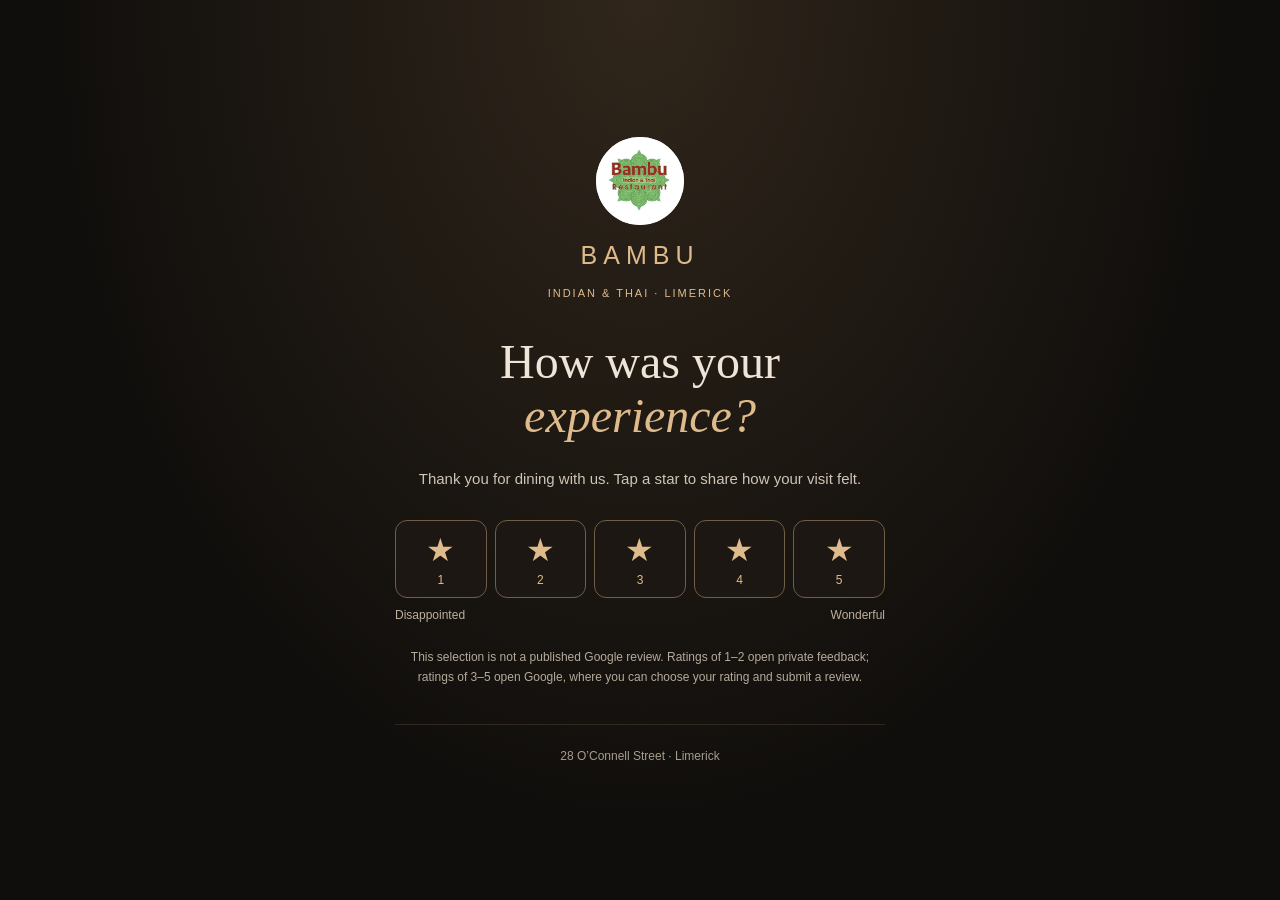
<file: feedback/index.html>
<!doctype html>
<html lang="en">
<head>
<meta charset="utf-8">
<meta name="viewport" content="width=device-width,initial-scale=1,viewport-fit=cover">
<meta name="robots" content="noindex,nofollow">
<title>Your experience · Bambu</title>
<link rel="stylesheet" href="/assets/css/feedback.css">
<script src="/assets/js/feedback.js" defer></script>
</head>
<body>
<main class="feedback-card">
<a class="brand" href="/" aria-label="Bambu home"><img src="/assets/logo.webp" width="88" height="88" alt="Bambu"><span>BAMBU</span></a>
<p class="eyebrow">INDIAN &amp; THAI · LIMERICK</p>
<section id="rating-screen">
<h1>How was your<br><em>experience?</em></h1>
<p>Thank you for dining with us. Tap a star to share how your visit felt.</p>
<div class="stars" role="group" aria-label="Rate your experience from one to five stars">
<button type="button" data-rating="1" aria-label="1 star"><span aria-hidden="true">★</span><small>1</small></button>
<button type="button" data-rating="2" aria-label="2 stars"><span aria-hidden="true">★</span><small>2</small></button>
<button type="button" data-rating="3" aria-label="3 stars"><span aria-hidden="true">★</span><small>3</small></button>
<button type="button" data-rating="4" aria-label="4 stars"><span aria-hidden="true">★</span><small>4</small></button>
<button type="button" data-rating="5" aria-label="5 stars"><span aria-hidden="true">★</span><small>5</small></button>
</div>
<div class="scale"><span>Disappointed</span><span>Wonderful</span></div>
<p class="note">This selection is not a published Google review. Ratings of 1–2 open private feedback; ratings of 3–5 open Google, where you can choose your rating and submit a review.</p>
</section>
<section id="private-screen" hidden>
<p class="eyebrow" id="selected-rating"></p>
<h1 tabindex="-1" id="private-title">We’re sorry.</h1>
<p>Your visit should have been better. Please tell us what we could improve.</p>
<form id="feedback-form">
<label for="guest-name">Your name <span>(optional)</span></label>
<input id="guest-name" name="name" autocomplete="name" maxlength="100" autocapitalize="words" enterkeyhint="next">
<label for="guest-feedback">What could we improve? <span>(optional)</span></label>
<textarea id="guest-feedback" name="feedback" rows="4" maxlength="3000" aria-describedby="email-help"></textarea>
<button class="primary" type="submit" aria-describedby="email-help">Send your feedback</button>
<p class="note email-help" id="email-help">Opens your email app to send your feedback to <a href="mailto:info@bambu.ie">info@bambu.ie</a>. Nothing is sent or saved by this website.</p>
<p id="email-status" role="status"></p>
</form>
<a class="skip" href="/">Skip and return to Bambu</a>
<button class="back" type="button" id="change-rating">Change my rating</button>
</section>
<noscript><p>Please enable JavaScript to use the rating buttons, or email <a href="mailto:info@bambu.ie">info@bambu.ie</a>.</p></noscript>
<footer>28 O’Connell Street · Limerick</footer>
</main>
</body>
</html>
</file>
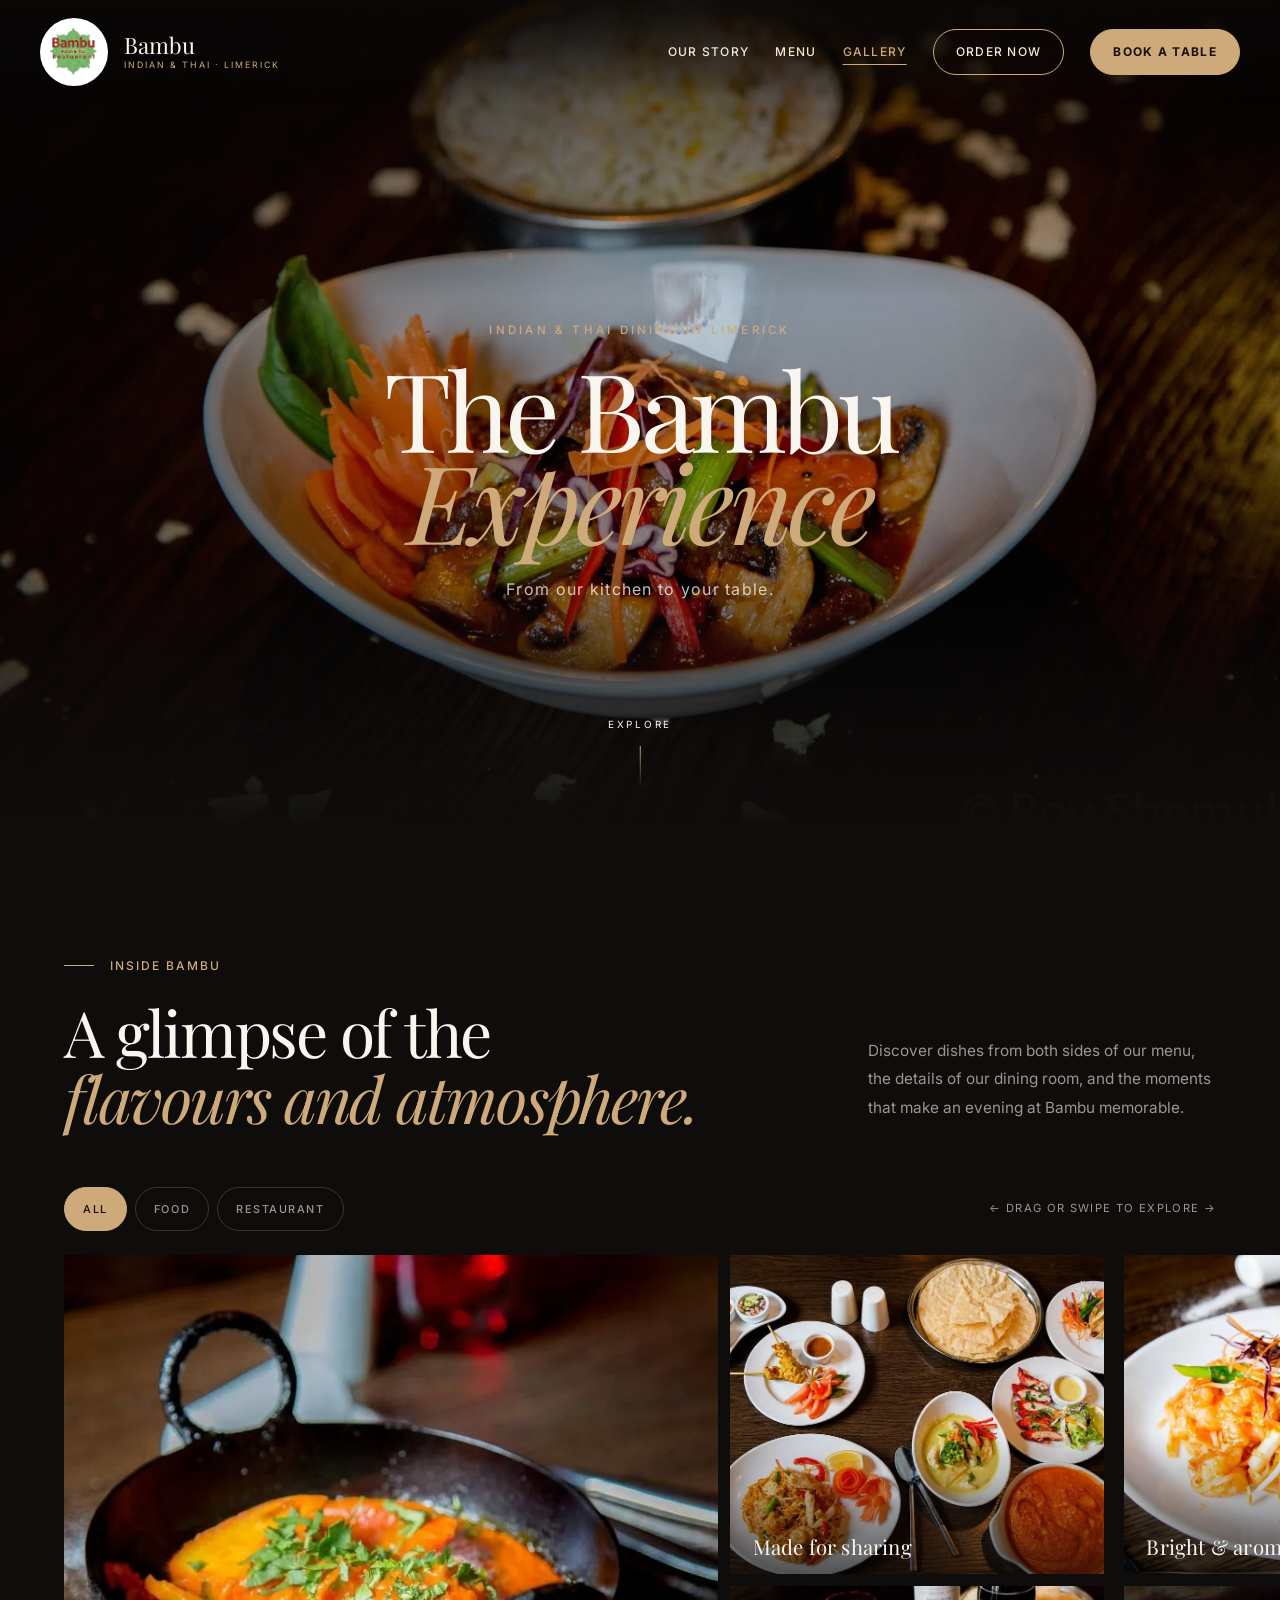
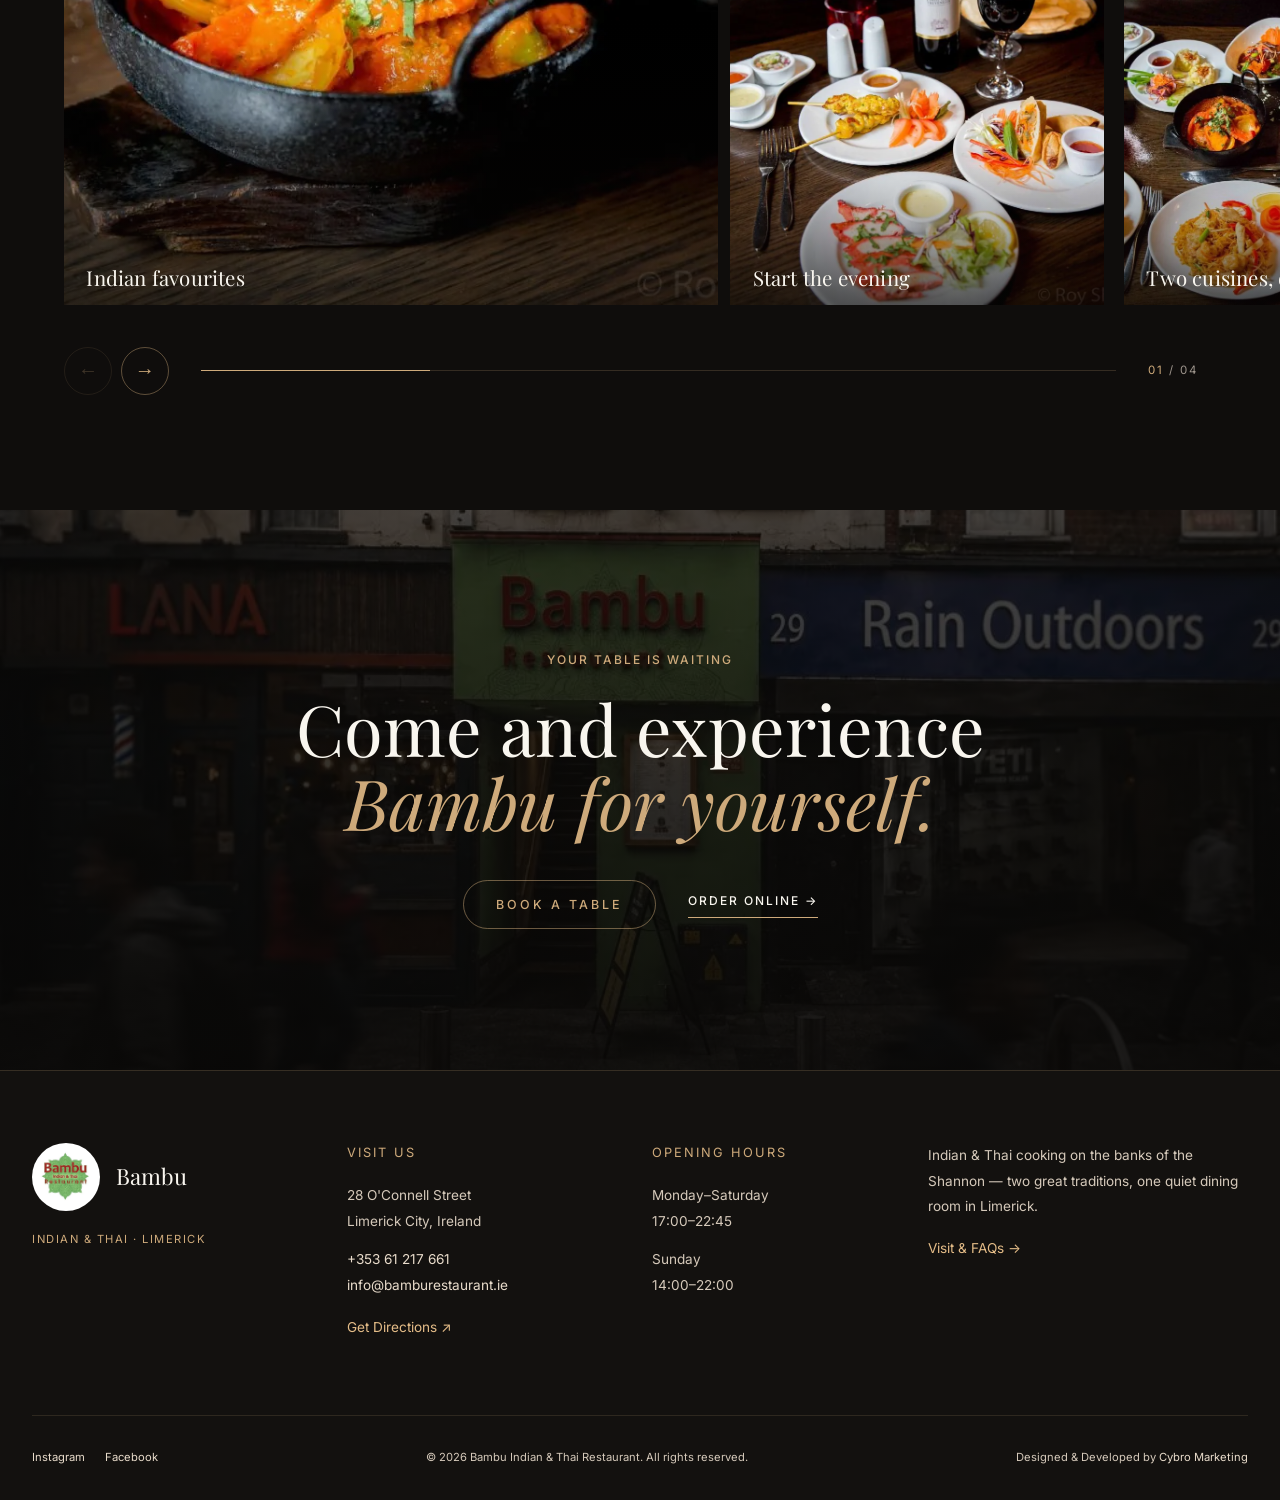
<file: gallery.html>
<!DOCTYPE html>
<html lang="en">
<head>
    <meta charset="UTF-8">
    <meta name="viewport" content="width=device-width, initial-scale=1.0">
    <title>Gallery | Bambu Indian &amp; Thai Restaurant Limerick</title>
    <meta name="description" content="Explore the food, dining room, and atmosphere at Bambu Indian & Thai Restaurant on O'Connell Street in Limerick City.">
    <link rel="canonical" href="https://bambulimerick.ie/gallery.html">
    <meta property="og:type" content="website">
    <meta property="og:title" content="The Bambu Experience | Restaurant Gallery">
    <meta property="og:description" content="A look inside Bambu Indian & Thai Restaurant in the heart of Limerick City.">
    <meta property="og:image" content="https://bambulimerick.ie/assets/anim-11.webp">
    <meta property="og:url" content="https://bambulimerick.ie/gallery.html">
    <meta name="theme-color" content="#0f0d0c">
    <link rel="icon" type="image/jpeg" href="assets/logo.jpg">
    <link rel="preload" href="assets/anim-11.webp" as="image" type="image/webp" fetchpriority="high">
    <link rel="preconnect" href="https://fonts.googleapis.com">
    <link rel="preconnect" href="https://fonts.gstatic.com" crossorigin>
    <link href="https://fonts.googleapis.com/css2?family=Playfair+Display:ital,wght@0,400;0,500;0,600;1,400;1,500&family=Inter:wght@300;400;500;600&display=swap" rel="stylesheet">
    <link rel="stylesheet" href="assets/css/bambu.css">
    <link rel="stylesheet" href="assets/css/gallery.css">
<link rel="stylesheet" href="assets/css/site-pages.css">
</head>
<body class="gallery-page"><script src="assets/js/site-pages.js"></script>
    <nav class="navbar" id="main-navbar" aria-label="Primary navigation">
        <div class="nav-container">
            <div class="mobile-actions left">
                <button class="mobile-icon-btn menu-toggle" aria-label="Open navigation menu" aria-expanded="false">
                    <svg width="20" height="20" viewBox="0 0 24 24" fill="none" stroke="currentColor" stroke-width="2" aria-hidden="true"><path d="M3 12h18M3 6h18M3 18h18"/></svg>
                </button>
                <a class="mobile-icon-btn calendar-btn" href="index.html?book=1" aria-label="Book a table">
                    <svg width="20" height="20" viewBox="0 0 24 24" fill="none" stroke="currentColor" stroke-width="2" aria-hidden="true"><rect x="3" y="4" width="18" height="18" rx="2"/><line x1="16" y1="2" x2="16" y2="6"/><line x1="8" y1="2" x2="8" y2="6"/><line x1="3" y1="10" x2="21" y2="10"/></svg>
                </a>
            </div>

            <a href="index.html" class="logo-container" aria-label="Bambu home">
                <img src="assets/logo.jpg" alt="" class="logo-img" width="591" height="591">
                <div class="logo-text">
                    <span class="logo-title">Bambu</span>
                    <span class="logo-subtitle">INDIAN &amp; THAI &middot; LIMERICK</span>
                </div>
            </a>

            <div class="mobile-actions right">
                <a href="tel:+35361217661" class="mobile-icon-btn phone-btn" aria-label="Call Bambu">
                    <svg width="20" height="20" viewBox="0 0 24 24" fill="none" stroke="currentColor" stroke-width="2" aria-hidden="true"><path d="M22 16.92v3a2 2 0 0 1-2.18 2 19.79 19.79 0 0 1-8.63-3.07 19.5 19.5 0 0 1-6-6 19.79 19.79 0 0 1-3.07-8.67A2 2 0 0 1 4.11 2h3a2 2 0 0 1 2 1.72 12.84 12.84 0 0 0 .7 2.81 2 2 0 0 1-.45 2.11L8.09 9.91a16 16 0 0 0 6 6l1.27-1.27a2 2 0 0 1 2.11-.45 12.84 12.84 0 0 0 2.81.7A2 2 0 0 1 22 16.92z"/></svg>
                </a>
                <a href="https://bambulimerick.ie/order-now" target="_blank" rel="noopener" class="mobile-icon-btn order-btn" aria-label="Order online">
                    <svg width="20" height="20" viewBox="0 0 24 24" fill="none" stroke="currentColor" stroke-width="2" aria-hidden="true"><path d="M6 2L3 6v14a2 2 0 0 0 2 2h14a2 2 0 0 0 2-2V6l-3-4z"/><line x1="3" y1="6" x2="21" y2="6"/><path d="M16 10a4 4 0 0 1-8 0"/></svg>
                </a>
            </div>

            <div class="nav-links"><a href="our-story.html">Our Story</a><a href="menu.html">Menu</a><a href="gallery.html" aria-current="page">Gallery</a><a class="desktop-order" href="https://bambulimerick.ie/order-now" target="_blank" rel="noopener">Order Now</a><a class="desktop-book" href="index.html?book=1">Book a Table</a></div>

            <div class="mobile-nav-menu" id="mobile-nav-menu">
                <a href="index.html">HOME</a>
<a href="our-story.html">OUR STORY</a>
<a href="visit.html">VISIT &amp; FAQs</a>
                <a href="gallery.html" aria-current="page">GALLERY</a>
                <a href="https://maps.app.goo.gl/QWcCknw64kSChXoe8" target="_blank" rel="noopener">GET DIRECTIONS</a>
                <a href="menu.html">MENU</a>
            </div>
        </div>
    </nav>

    <main>
        <header class="gallery-hero">
            <img src="assets/anim-11.webp" alt="A colourful Bambu dish served with rice" width="2048" height="1366" fetchpriority="high">
            <div class="gallery-hero-shade" aria-hidden="true"></div>
            <div class="gallery-hero-content">
                <p class="gallery-kicker">Indian &amp; Thai dining in Limerick</p>
                <h1>The Bambu<br><em>Experience</em></h1>
                <p>From our kitchen to your table.</p>
            </div>
            <a href="#gallery" class="gallery-scroll-cue" aria-label="Explore the gallery">
                <span>EXPLORE</span><span class="gallery-scroll-line"></span>
            </a>
        </header>

        <section class="gallery-experience" id="gallery" aria-labelledby="gallery-title">
            <div class="gallery-heading-row">
                <div>
                    <div class="section-label-container">
                        <span class="section-line"></span>
                        <span class="section-label">Inside Bambu</span>
                    </div>
                    <h2 id="gallery-title">A glimpse of the<br><em>flavours and atmosphere.</em></h2>
                </div>
                <p class="gallery-intro">Discover dishes from both sides of our menu, the details of our dining room, and the moments that make an evening at Bambu memorable.</p>
            </div>

            <div class="gallery-toolbar">
                <div class="gallery-filters" role="group" aria-label="Filter gallery">
                    <button type="button" class="gallery-filter is-active" data-filter="all" aria-pressed="true">All</button>
                    <button type="button" class="gallery-filter" data-filter="food" aria-pressed="false">Food</button>
                    <button type="button" class="gallery-filter" data-filter="restaurant" aria-pressed="false">Restaurant</button>
                </div>
                <p class="gallery-swipe-hint"><span aria-hidden="true">&larr;</span> Drag or swipe to explore <span aria-hidden="true">&rarr;</span></p>
            </div>

            <div class="gallery-carousel" role="region" aria-roledescription="carousel" aria-label="Bambu restaurant gallery">
                <div class="gallery-track" id="gallery-track" tabindex="0">
                    <article class="gallery-panel" data-category="food" aria-label="Food gallery panel 1 of 4">
                        <button class="gallery-card gallery-card-main" type="button" data-caption="A rich curry served at Bambu">
                            <img src="assets/dish-img-1.webp" alt="Rich curry served in a traditional black dish" width="1024" height="683" loading="eager" decoding="async">
                            <span>Indian favourites</span>
                        </button>
                        <button class="gallery-card" type="button" data-caption="A selection from our Indian and Thai menu">
                            <img src="assets/dish-img-2.webp" alt="A table filled with Indian and Thai dishes" width="1024" height="683" loading="lazy" decoding="async">
                            <span>Made for sharing</span>
                        </button>
                        <button class="gallery-card" type="button" data-caption="Starters prepared for the table">
                            <img src="assets/food4.webp" alt="A selection of Bambu starters with dipping sauces" width="1024" height="683" loading="lazy" decoding="async">
                            <span>Start the evening</span>
                        </button>
                    </article>

                    <article class="gallery-panel gallery-panel-reverse" data-category="food" aria-label="Food gallery panel 2 of 4">
                        <button class="gallery-card gallery-card-main" type="button" data-caption="A colourful Thai dish served with rice">
                            <img src="assets/anim-11.webp" alt="Colourful Thai dish with vegetables and rice" width="2048" height="1366" loading="lazy" decoding="async">
                            <span>Thai flavours</span>
                        </button>
                        <button class="gallery-card" type="button" data-caption="Pad Thai prepared at Bambu">
                            <img src="assets/story-img.webp" alt="Pad Thai with prawns, vegetables, peanuts, and lemon" width="1024" height="683" loading="lazy" decoding="async">
                            <span>Bright &amp; aromatic</span>
                        </button>
                        <button class="gallery-card" type="button" data-caption="Dinner for the whole table">
                            <img src="assets/food2.webp" alt="A generous table of curries, noodles, starters, and wine" width="1024" height="683" loading="lazy" decoding="async">
                            <span>Two cuisines, one table</span>
                        </button>
                    </article>

                    <article class="gallery-panel" data-category="restaurant" aria-label="Restaurant gallery panel 3 of 4">
                        <button class="gallery-card gallery-card-main" type="button" data-caption="The warm Bambu dining room">
                            <img src="assets/food1.webp" alt="Bambu dining room with warm lighting and decorative wall art" width="640" height="427" loading="lazy" decoding="async">
                            <span>The dining room</span>
                        </button>
                        <button class="gallery-card" type="button" data-caption="A quiet table ready for dinner">
                            <img src="assets/hero-7.webp" alt="A table set for two inside Bambu" width="1024" height="768" loading="lazy" decoding="async">
                            <span>Ready for your evening</span>
                        </button>
                        <button class="gallery-card" type="button" data-caption="Bambu on O'Connell Street, Limerick">
                            <img src="assets/hero-5.webp" alt="Bambu Restaurant entrance on O'Connell Street" width="1024" height="1024" loading="lazy" decoding="async">
                            <span>In the heart of Limerick</span>
                        </button>
                    </article>

                    <article class="gallery-panel gallery-panel-reverse" data-category="food restaurant" aria-label="Bambu moments gallery panel 4 of 4">
                        <button class="gallery-card gallery-card-main" type="button" data-caption="A memorable evening at Bambu">
                            <img src="assets/anim-7.webp" alt="A Bambu dish presented for dinner" width="2048" height="1366" loading="lazy" decoding="async">
                            <span>Evenings at Bambu</span>
                        </button>
                        <button class="gallery-card" type="button" data-caption="Tables ready for an evening at Bambu">
                            <img src="assets/hero-3.webp" alt="Bambu dining room with set tables and warm pendant lighting" width="1024" height="768" loading="lazy" decoding="async">
                            <span>Set for the evening</span>
                        </button>
                        <button class="gallery-card" type="button" data-caption="A warm welcome from the moment you arrive">
                            <img src="assets/hero-6.webp" alt="Bambu reception area with patterned seating and plants" width="1024" height="738" loading="lazy" decoding="async">
                            <span>A warm welcome</span>
                        </button>
                    </article>
                </div>

                <div class="gallery-controls">
                    <div class="gallery-arrows">
                        <button class="gallery-arrow" id="gallery-prev" type="button" aria-label="Previous gallery panel" disabled>&larr;</button>
                        <button class="gallery-arrow" id="gallery-next" type="button" aria-label="Next gallery panel">&rarr;</button>
                    </div>
                    <div class="gallery-progress" aria-hidden="true"><span id="gallery-progress-bar"></span></div>
                    <p class="gallery-counter" aria-live="polite"><span id="gallery-current">01</span> / <span id="gallery-total">04</span></p>
                </div>
            </div>
        </section>

        <section class="gallery-cta" aria-labelledby="gallery-cta-title">
            <p class="section-label">Your table is waiting</p>
            <h2 id="gallery-cta-title">Come and experience<br><em>Bambu for yourself.</em></h2>
            <div class="gallery-cta-actions">
                <a href="index.html?book=1" class="btn-solid btn-plain">BOOK A TABLE</a>
                <a href="https://bambulimerick.ie/order-now" target="_blank" rel="noopener" class="btn-text">Order online &rarr;</a>
            </div>
        </section>
    </main>

    <footer id="contact" class="site-footer">
 <div class="footer-layout">
  <div class="footer-brand"><a class="logo-container" href="index.html" aria-label="Bambu home"><img class="logo-img" src="assets/logo.webp" alt="" width="68" height="68" loading="lazy"><span class="logo-title">Bambu</span></a><p class="footer-tagline">Indian &amp; Thai · Limerick</p></div>
  <div class="footer-details"><section><h2>Visit us</h2><address>28 O'Connell Street<br>Limerick City, Ireland</address><a href="tel:+35361217661">+353 61 217 661</a><a href="mailto:info@bamburestaurant.ie">info@bamburestaurant.ie</a><a class="footer-direction" href="https://maps.app.goo.gl/QWcCknw64kSChXoe8" target="_blank" rel="noopener">Get Directions ↗</a></section><section><h2>Opening hours</h2><p>Monday–Saturday<br>17:00–22:45</p><p>Sunday<br>14:00–22:00</p></section></div>
  <div class="footer-about"><p>Indian &amp; Thai cooking on the banks of the Shannon — two great traditions, one quiet dining room in Limerick.</p><a href="visit.html">Visit &amp; FAQs →</a></div>
 </div>
 <div class="footer-strip"><div class="footer-social"><a href="https://www.instagram.com/bambu_restaurant_limerick/" target="_blank" rel="noopener">Instagram</a><a href="https://www.facebook.com/bambulimerick" target="_blank" rel="noopener">Facebook</a></div><p>© 2026 Bambu Indian &amp; Thai Restaurant. All rights reserved.</p><p>Designed &amp; Developed by <a href="https://www.cybromarketing.com" target="_blank" rel="noopener">Cybro Marketing</a></p></div>
</footer>

    <div class="gallery-lightbox" id="gallery-lightbox" role="dialog" aria-modal="true" aria-labelledby="lightbox-caption" hidden>
        <div class="gallery-lightbox-backdrop" data-lightbox-close></div>
        <div class="gallery-lightbox-shell">
            <button class="gallery-lightbox-close" type="button" aria-label="Close image viewer" data-lightbox-close>&times;</button>
            <button class="gallery-lightbox-nav gallery-lightbox-prev" type="button" aria-label="Previous image">&larr;</button>
            <figure>
                <img id="lightbox-image" src="assets/dish-img-1.webp" alt="">
                <figcaption id="lightbox-caption"></figcaption>
            </figure>
            <button class="gallery-lightbox-nav gallery-lightbox-next" type="button" aria-label="Next image">&rarr;</button>
        </div>
    </div>

    <script src="assets/js/script.js"></script>
    <script src="assets/js/gallery.js"></script>
</body>
</html>
</file>
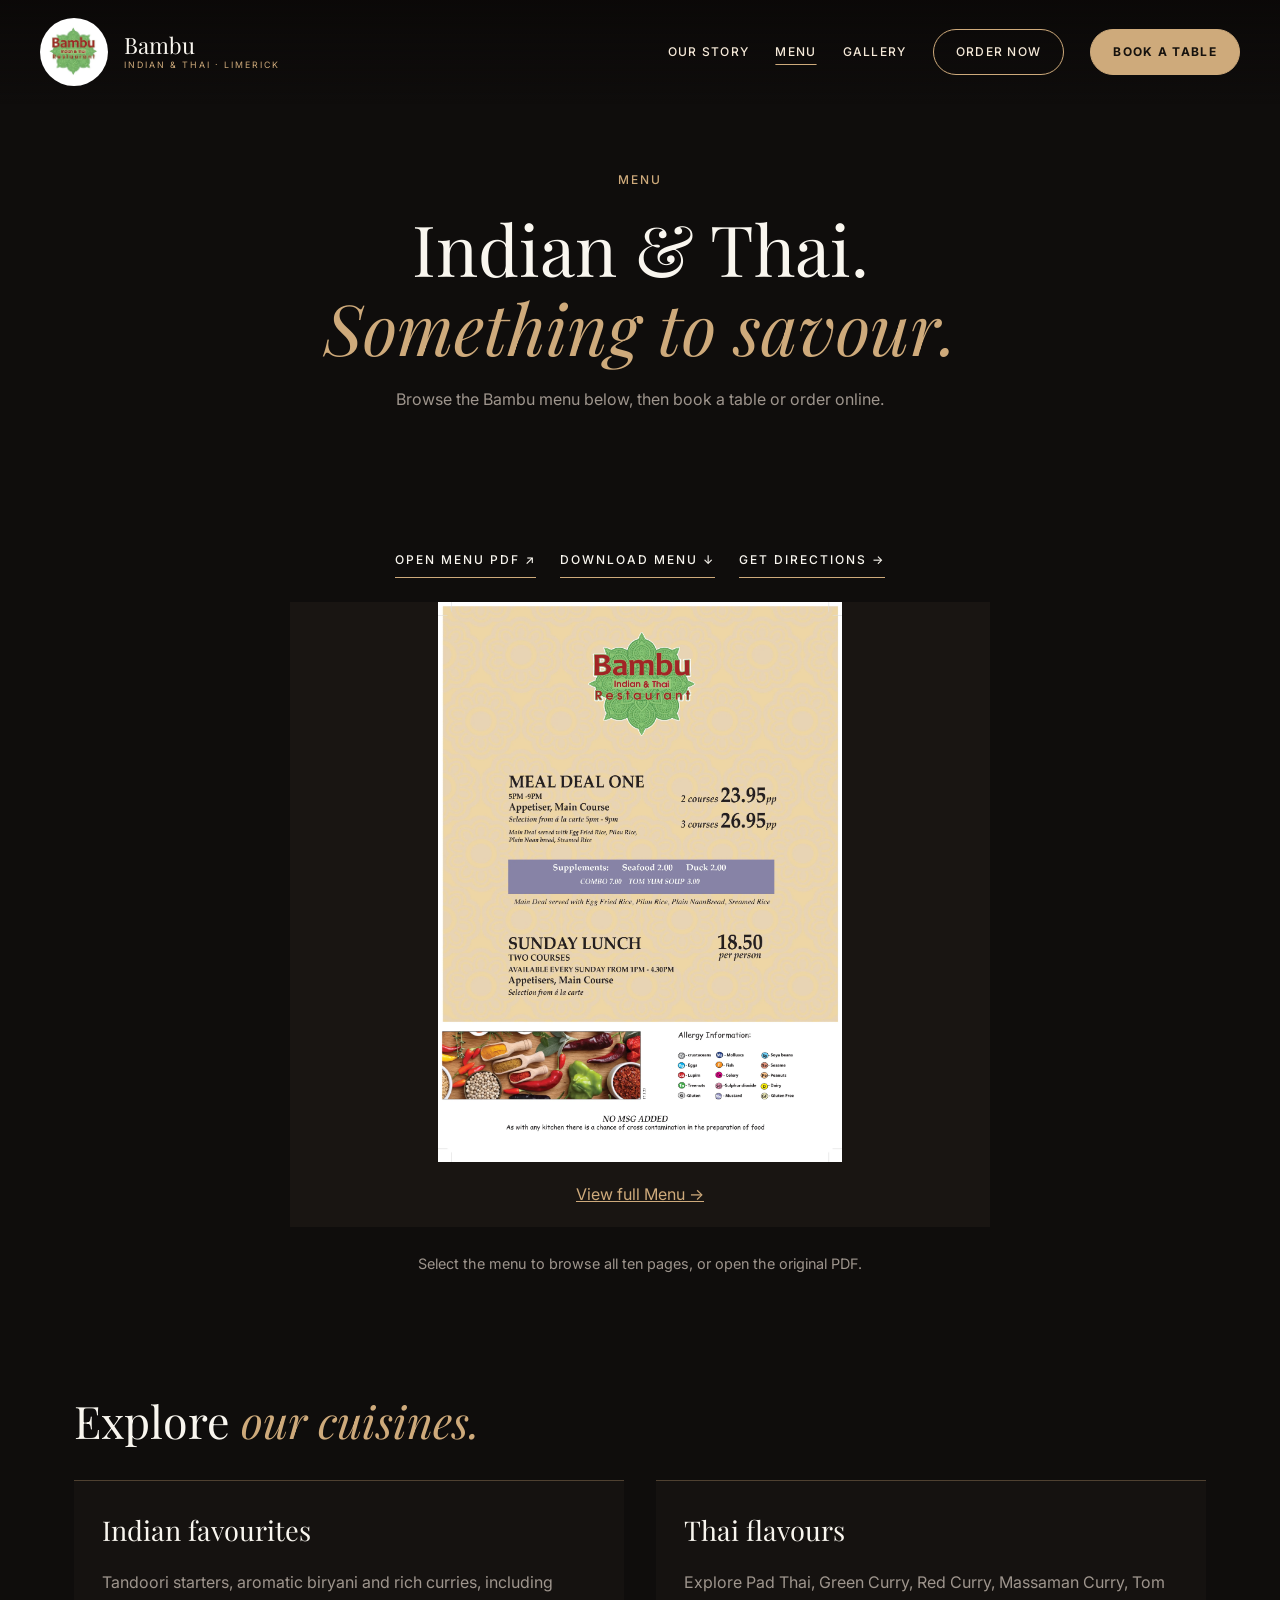
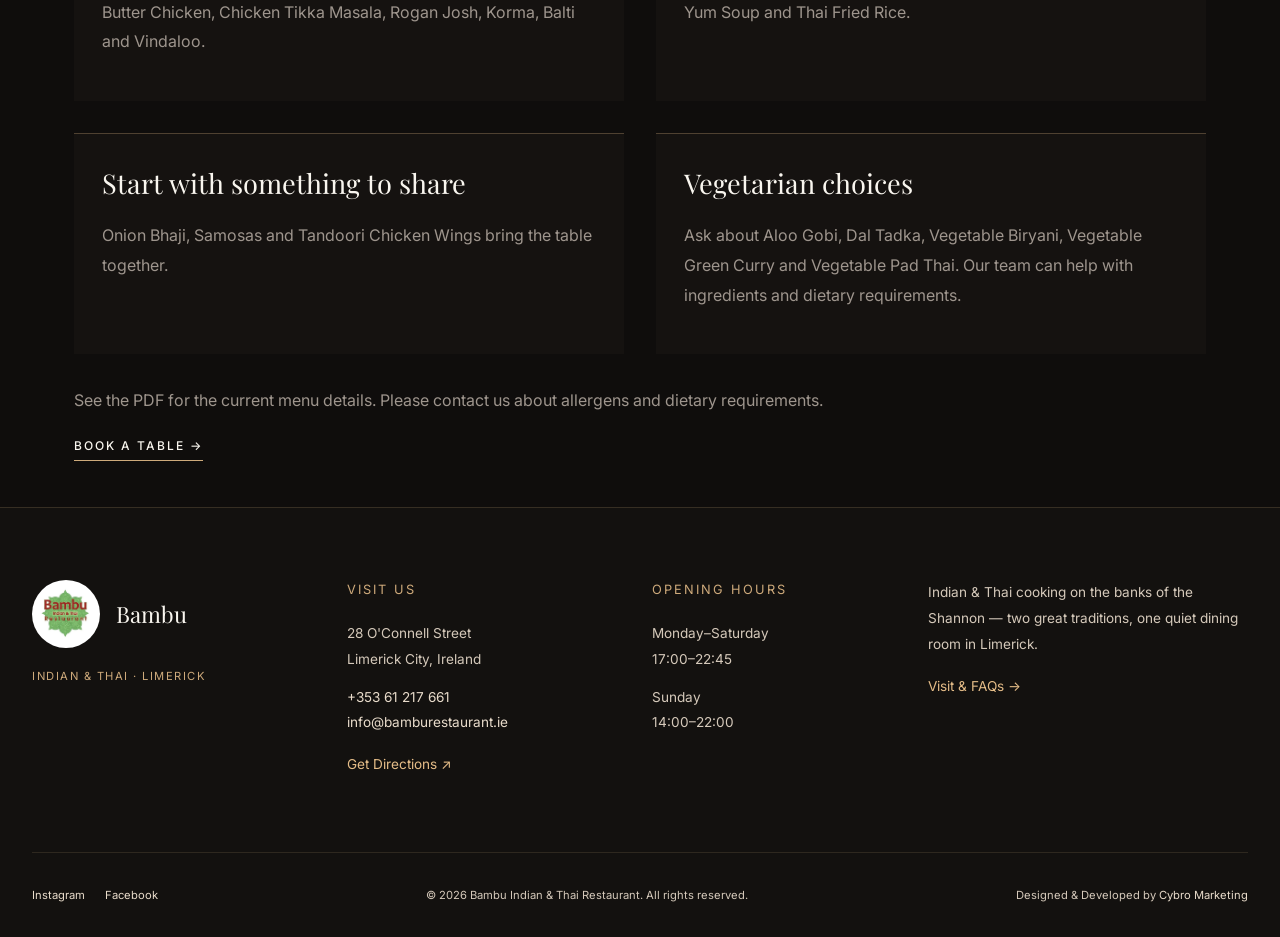
<file: menu.html>
<!DOCTYPE html><html lang="en"><head><meta charset="UTF-8"><meta name="viewport" content="width=device-width, initial-scale=1"><title>Menu | Bambu Indian &amp; Thai Restaurant Limerick</title><meta name="description" content="Menu at Bambu Indian and Thai Restaurant, 28 O'Connell Street, Limerick. Explore our menu, plan your visit and book a table."><link rel="canonical" href="https://bambulimerick.ie/menu.html"><link rel="stylesheet" href="https://fonts.googleapis.com/css2?family=Playfair+Display:ital,wght@0,400;1,400&family=Inter:wght@400;500;600&display=swap"><link rel="stylesheet" href="assets/css/bambu.css"><link rel="stylesheet" href="assets/css/site-pages.css"></head><body><script src="assets/js/site-pages.js"></script><nav class="navbar" id="main-navbar">
        <div class="nav-container">

            <!-- Mobile: Left actions -->
            <div class="mobile-actions left">
                <button class="mobile-icon-btn menu-toggle" aria-label="Open navigation menu">
                    <svg width="20" height="20" viewBox="0 0 24 24" fill="none" stroke="currentColor" stroke-width="2">
                        <path d="M3 12h18M3 6h18M3 18h18"/>
                    </svg>
                </button>
                <button class="mobile-icon-btn btn-book calendar-btn" aria-label="Book a table">
                    <svg width="20" height="20" viewBox="0 0 24 24" fill="none" stroke="currentColor" stroke-width="2">
                        <rect x="3" y="4" width="18" height="18" rx="2" ry="2"></rect>
                        <line x1="16" y1="2" x2="16" y2="6"></line>
                        <line x1="8" y1="2" x2="8" y2="6"></line>
                        <line x1="3" y1="10" x2="21" y2="10"></line>
                    </svg>
                </button>
            </div>

            <!-- Logo -->
            <a href="index.html" class="logo-container">
                <img src="assets/logo.jpg" alt="Bambu Restaurant Logo" class="logo-img">
                <div class="logo-text">
                    <span class="logo-title">Bambu</span>
                    <span class="logo-subtitle">INDIAN &amp; THAI &middot; LIMERICK</span>
                </div>
            </a>

            <!-- Mobile: Right actions -->
            <div class="mobile-actions right">
                <a href="tel:+35361217661" class="mobile-icon-btn phone-btn" aria-label="Call us">
                    <svg width="20" height="20" viewBox="0 0 24 24" fill="none" stroke="currentColor" stroke-width="2" stroke-linecap="round" stroke-linejoin="round">
                        <path d="M22 16.92v3a2 2 0 0 1-2.18 2 19.79 19.79 0 0 1-8.63-3.07 19.5 19.5 0 0 1-6-6 19.79 19.79 0 0 1-3.07-8.67A2 2 0 0 1 4.11 2h3a2 2 0 0 1 2 1.72 12.84 12.84 0 0 0 .7 2.81 2 2 0 0 1-.45 2.11L8.09 9.91a16 16 0 0 0 6 6l1.27-1.27a2 2 0 0 1 2.11-.45 12.84 12.84 0 0 0 2.81.7A2 2 0 0 1 22 16.92z"></path>
                    </svg>
                </a>
                <a href="https://bambulimerick.ie/order-now" target="_blank" rel="noopener" class="mobile-icon-btn order-btn" aria-label="Order online">
                    <svg width="20" height="20" viewBox="0 0 24 24" fill="none" stroke="currentColor" stroke-width="2">
                        <path d="M6 2L3 6v14a2 2 0 0 0 2 2h14a2 2 0 0 0 2-2V6l-3-4z"></path>
                        <line x1="3" y1="6" x2="21" y2="6"></line>
                        <path d="M16 10a4 4 0 0 1-8 0"></path>
                    </svg>
                </a>
            </div>

            <!-- Desktop navigation links -->
            <div class="nav-links"><a href="our-story.html">Our Story</a><a href="menu.html" aria-current="page">Menu</a><a href="gallery.html">Gallery</a><a class="desktop-order" href="https://bambulimerick.ie/order-now" target="_blank" rel="noopener">Order Now</a><a class="desktop-book btn-book" href="#">Book a Table</a></div>

            <!-- Mobile dropdown navigation -->
            <div class="mobile-nav-menu" id="mobile-nav-menu">
                <a href="index.html">HOME</a>
<a href="our-story.html">OUR STORY</a>
<a href="visit.html">VISIT &amp; FAQs</a>
                <a href="gallery.html">GALLERY</a>
                <a href="https://maps.app.goo.gl/QWcCknw64kSChXoe8" target="_blank" rel="noopener">GET DIRECTIONS</a>
                <a href="menu.html">MENU</a>
            </div>

        </div>
    </nav><main id="main-content" class="content-page"><header class="page-intro"><p class="section-label">Menu</p><h1>Indian &amp; Thai.<br><em>Something to savour.</em></h1><p>Browse the Bambu menu below, then book a table or order online.</p></header><section class="page-section pdf-section" aria-label="Bambu PDF menu"><div class="page-actions"><a href="assets/menu.pdf" class="btn-text" target="_blank" rel="noopener">Open Menu PDF &nearr;</a><a href="assets/menu.pdf" class="btn-text" download>Download Menu &darr;</a><a class="btn-text" href="https://maps.app.goo.gl/QWcCknw64kSChXoe8" target="_blank" rel="noopener">Get Directions &rarr;</a></div><a class="menu-preview" href="assets/menu.pdf" id="open-menu-btn" aria-label="Open the Bambu menu viewer"><img src="assets/menu/menu-1.webp" alt="First page of the Bambu menu. Open to browse all ten pages." width="800" height="1100"><span>View full Menu &rarr;</span></a><p class="pdf-help">Select the menu to browse all ten pages, or open the original PDF.</p></section><section class="page-section"><h2>Explore <em>our cuisines.</em></h2><div class="content-grid"><article><h3>Indian favourites</h3><p>Tandoori starters, aromatic biryani and rich curries, including Butter Chicken, Chicken Tikka Masala, Rogan Josh, Korma, Balti and Vindaloo.</p></article><article><h3>Thai flavours</h3><p>Explore Pad Thai, Green Curry, Red Curry, Massaman Curry, Tom Yum Soup and Thai Fried Rice.</p></article><article><h3>Start with something to share</h3><p>Onion Bhaji, Samosas and Tandoori Chicken Wings bring the table together.</p></article><article><h3>Vegetarian choices</h3><p>Ask about Aloo Gobi, Dal Tadka, Vegetable Biryani, Vegetable Green Curry and Vegetable Pad Thai. Our team can help with ingredients and dietary requirements.</p></article></div><p>See the PDF for the current menu details. Please contact us about allergens and dietary requirements.</p><a href="#" class="btn-text btn-book">Book a table &rarr;</a></section></main><footer id="contact" class="site-footer">
 <div class="footer-layout">
  <div class="footer-brand"><a class="logo-container" href="index.html" aria-label="Bambu home"><img class="logo-img" src="assets/logo.webp" alt="" width="68" height="68" loading="lazy"><span class="logo-title">Bambu</span></a><p class="footer-tagline">Indian &amp; Thai · Limerick</p></div>
  <div class="footer-details"><section><h2>Visit us</h2><address>28 O'Connell Street<br>Limerick City, Ireland</address><a href="tel:+35361217661">+353 61 217 661</a><a href="mailto:info@bamburestaurant.ie">info@bamburestaurant.ie</a><a class="footer-direction" href="https://maps.app.goo.gl/QWcCknw64kSChXoe8" target="_blank" rel="noopener">Get Directions ↗</a></section><section><h2>Opening hours</h2><p>Monday–Saturday<br>17:00–22:45</p><p>Sunday<br>14:00–22:00</p></section></div>
  <div class="footer-about"><p>Indian &amp; Thai cooking on the banks of the Shannon — two great traditions, one quiet dining room in Limerick.</p><a href="visit.html">Visit &amp; FAQs →</a></div>
 </div>
 <div class="footer-strip"><div class="footer-social"><a href="https://www.instagram.com/bambu_restaurant_limerick/" target="_blank" rel="noopener">Instagram</a><a href="https://www.facebook.com/bambulimerick" target="_blank" rel="noopener">Facebook</a></div><p>© 2026 Bambu Indian &amp; Thai Restaurant. All rights reserved.</p><p>Designed &amp; Developed by <a href="https://www.cybromarketing.com" target="_blank" rel="noopener">Cybro Marketing</a></p></div>
</footer>
    <!-- ════════════════════════════ END SITE FOOTER ══════════════════════════════ -->

    <!-- ══════════════════════════ BOOKING MODAL ═════════════════════════════════ -->
    <div id="booking-modal" class="modal" role="dialog" aria-modal="true" aria-labelledby="booking-modal-title">
        <div class="modal-overlay"></div>
        <div class="modal-content dark-theme">
            <span class="close-modal" role="button" aria-label="Close booking form">&times;</span>
            <div class="modal-header">
                <div class="modal-logo">
                    <img src="assets/logo.jpg" alt="Bambu Restaurant Logo">
                </div>
                <div class="modal-divider">
                    <span class="ornament"></span>
                </div>
                <h2 id="booking-modal-title">Book Now!</h2>
            </div>

            <form id="premium-booking-form" class="premium-form" novalidate>
                <div class="premium-form-grid">

                    <!-- Date -->
                    <div class="form-group-premium">
                        <label for="booking-date"><span class="label-icon"></span> Date</label>
                        <input type="date" required class="dark-input" id="booking-date" name="booking_date">
                    </div>

                    <!-- Guests -->
                    <div class="form-group-premium">
                        <label for="booking-guests"><span class="label-icon"></span> Guests</label>
                        <select required class="dark-input" id="booking-guests" name="guests">
                            <option value="1">1 Person</option>
                            <option value="2" selected>2 People</option>
                            <option value="3">3 People</option>
                            <option value="4">4 People</option>
                            <option value="5">5 People</option>
                            <option value="6">6 People</option>
                            <option value="7">7 People</option>
                            <option value="8">8 People</option>
                            <option value="9">9 People</option>
                            <option value="10">10 People</option>
                            <option value="11">11 People</option>
                            <option value="12">12 People</option>
                            <option value="13">13 People</option>
                            <option value="14">14 People</option>
                            <option value="15">15 People</option>
                            <option value="16">16 People</option>
                            <option value="17">17 People</option>
                            <option value="18">18 People</option>
                            <option value="19">19 People</option>
                            <option value="20">20 People</option>
                            <option value="20+">20+ People (Large Group)</option>
                        </select>
                    </div>

                    <!-- Time -->
                    <div class="form-group-premium">
                        <label for="booking-time"><span class="label-icon"></span> Time</label>
                        <select required class="dark-input" id="booking-time" name="booking_time">
                            <option value="" disabled selected>Select a Date First</option>
                        </select>
                    </div>

                    <!-- Name -->
                    <div class="form-group-premium">
                        <label for="booking-name"><span class="label-icon"></span> Name</label>
                        <input type="text" id="booking-name" name="guest_name" placeholder="Your Name" required class="dark-input">
                    </div>

                    <!-- Phone -->
                    <div class="form-group-premium">
                        <label for="booking-phone"><span class="label-icon"></span> Phone</label>
                        <input type="tel" id="booking-phone" name="guest_phone" placeholder="Your Phone" required class="dark-input">
                    </div>

                    <!-- Email (full width) -->
                    <div class="form-group-premium full-width">
                        <label for="booking-email"><span class="label-icon"></span> Email</label>
                        <input type="email" id="booking-email" name="guest_email" placeholder="Your Email" required class="dark-input">
                    </div>

                    <!-- Message (full width) -->
                    <div class="form-group-premium full-width">
                        <label for="booking-message"><span class="label-icon"></span> Message</label>
                        <textarea id="booking-message" name="guest_message" rows="2" placeholder="Special requests or dietary needs..." class="dark-input"></textarea>
                    </div>

                </div>
                <button type="submit" class="btn-orange" id="booking-submit-btn">Confirm Reservation</button>
            </form>
        </div>
    </div>
    <!-- ═════════════════════════ END BOOKING MODAL ═══════════════════════════════ -->

    <!-- ══════════════════════════ MENU VIEWER MODAL ══════════════════════════════ -->
    <div id="menu-modal" class="menu-modal" role="dialog" aria-modal="true" aria-label="Bambu Restaurant Menu">
        <div class="menu-modal-overlay"></div>
        <div class="menu-modal-container">

            <!-- Menu header -->
            <div class="menu-modal-header">
                <div class="menu-modal-title">
                    <span class="menu-label">BAMBU</span>
                    <span class="menu-subtitle">OUR MENU</span>
                </div>
                <div class="menu-page-counter">
                    <span id="menu-current-page">1</span> / 10
                </div>
                <button class="menu-close-btn" id="menu-close-btn" aria-label="Close menu">&times;</button>
            </div>

            <!-- Menu pages -->
            <div class="menu-pages-wrapper" id="menu-pages-wrapper">
                <div class="menu-page active" data-page="1">
                    <img src="assets/menu/menu-1.webp" alt="Menu Page 1">
                </div>
                <div class="menu-page" data-page="2">
                    <img data-src="assets/menu/menu-2.webp" alt="Menu Page 2" loading="lazy">
                </div>
                <div class="menu-page" data-page="3">
                    <img data-src="assets/menu/menu-3.webp" alt="Menu Page 3" loading="lazy">
                </div>
                <div class="menu-page" data-page="4">
                    <img data-src="assets/menu/menu-4.webp" alt="Menu Page 4" loading="lazy">
                </div>
                <div class="menu-page" data-page="5">
                    <img data-src="assets/menu/menu-5.webp" alt="Menu Page 5" loading="lazy">
                </div>
                <div class="menu-page" data-page="6">
                    <img data-src="assets/menu/menu-6.webp" alt="Menu Page 6" loading="lazy">
                </div>
                <div class="menu-page" data-page="7">
                    <img data-src="assets/menu/menu-7.webp" alt="Menu Page 7" loading="lazy">
                </div>
                <div class="menu-page" data-page="8">
                    <img data-src="assets/menu/menu-8.webp" alt="Menu Page 8" loading="lazy">
                </div>
                <div class="menu-page" data-page="9">
                    <img data-src="assets/menu/menu-9.webp" alt="Menu Page 9" loading="lazy">
                </div>
                <div class="menu-page" data-page="10">
                    <img data-src="assets/menu/menu-10.webp" alt="Menu Page 10" loading="lazy">
                </div>
            </div>

            <!-- Menu footer navigation -->
            <div class="menu-modal-footer">
                <button class="menu-nav-btn" id="menu-prev" disabled aria-label="Previous page">
                    &#8592; PREV
                </button>
                <div class="menu-thumbnails" role="tablist" aria-label="Menu page navigation">
                    <span class="menu-thumb-dot active" data-page="1" role="tab" aria-label="Page 1" tabindex="0"></span>
                    <span class="menu-thumb-dot" data-page="2" role="tab" aria-label="Page 2" tabindex="0"></span>
                    <span class="menu-thumb-dot" data-page="3" role="tab" aria-label="Page 3" tabindex="0"></span>
                    <span class="menu-thumb-dot" data-page="4" role="tab" aria-label="Page 4" tabindex="0"></span>
                    <span class="menu-thumb-dot" data-page="5" role="tab" aria-label="Page 5" tabindex="0"></span>
                    <span class="menu-thumb-dot" data-page="6" role="tab" aria-label="Page 6" tabindex="0"></span>
                    <span class="menu-thumb-dot" data-page="7" role="tab" aria-label="Page 7" tabindex="0"></span>
                    <span class="menu-thumb-dot" data-page="8" role="tab" aria-label="Page 8" tabindex="0"></span>
                    <span class="menu-thumb-dot" data-page="9" role="tab" aria-label="Page 9" tabindex="0"></span>
                    <span class="menu-thumb-dot" data-page="10" role="tab" aria-label="Page 10" tabindex="0"></span>
                </div>
                <button class="menu-nav-btn" id="menu-next" aria-label="Next page">
                    NEXT &#8594;
                </button>
            </div>

        </div>
    </div>
    <!-- ════════════════════════ END MENU VIEWER MODAL ════════════════════════════ -->

    <!-- Main JavaScript -->
    <script src="assets/js/script.js"></script>
</body>
</html>
</file>
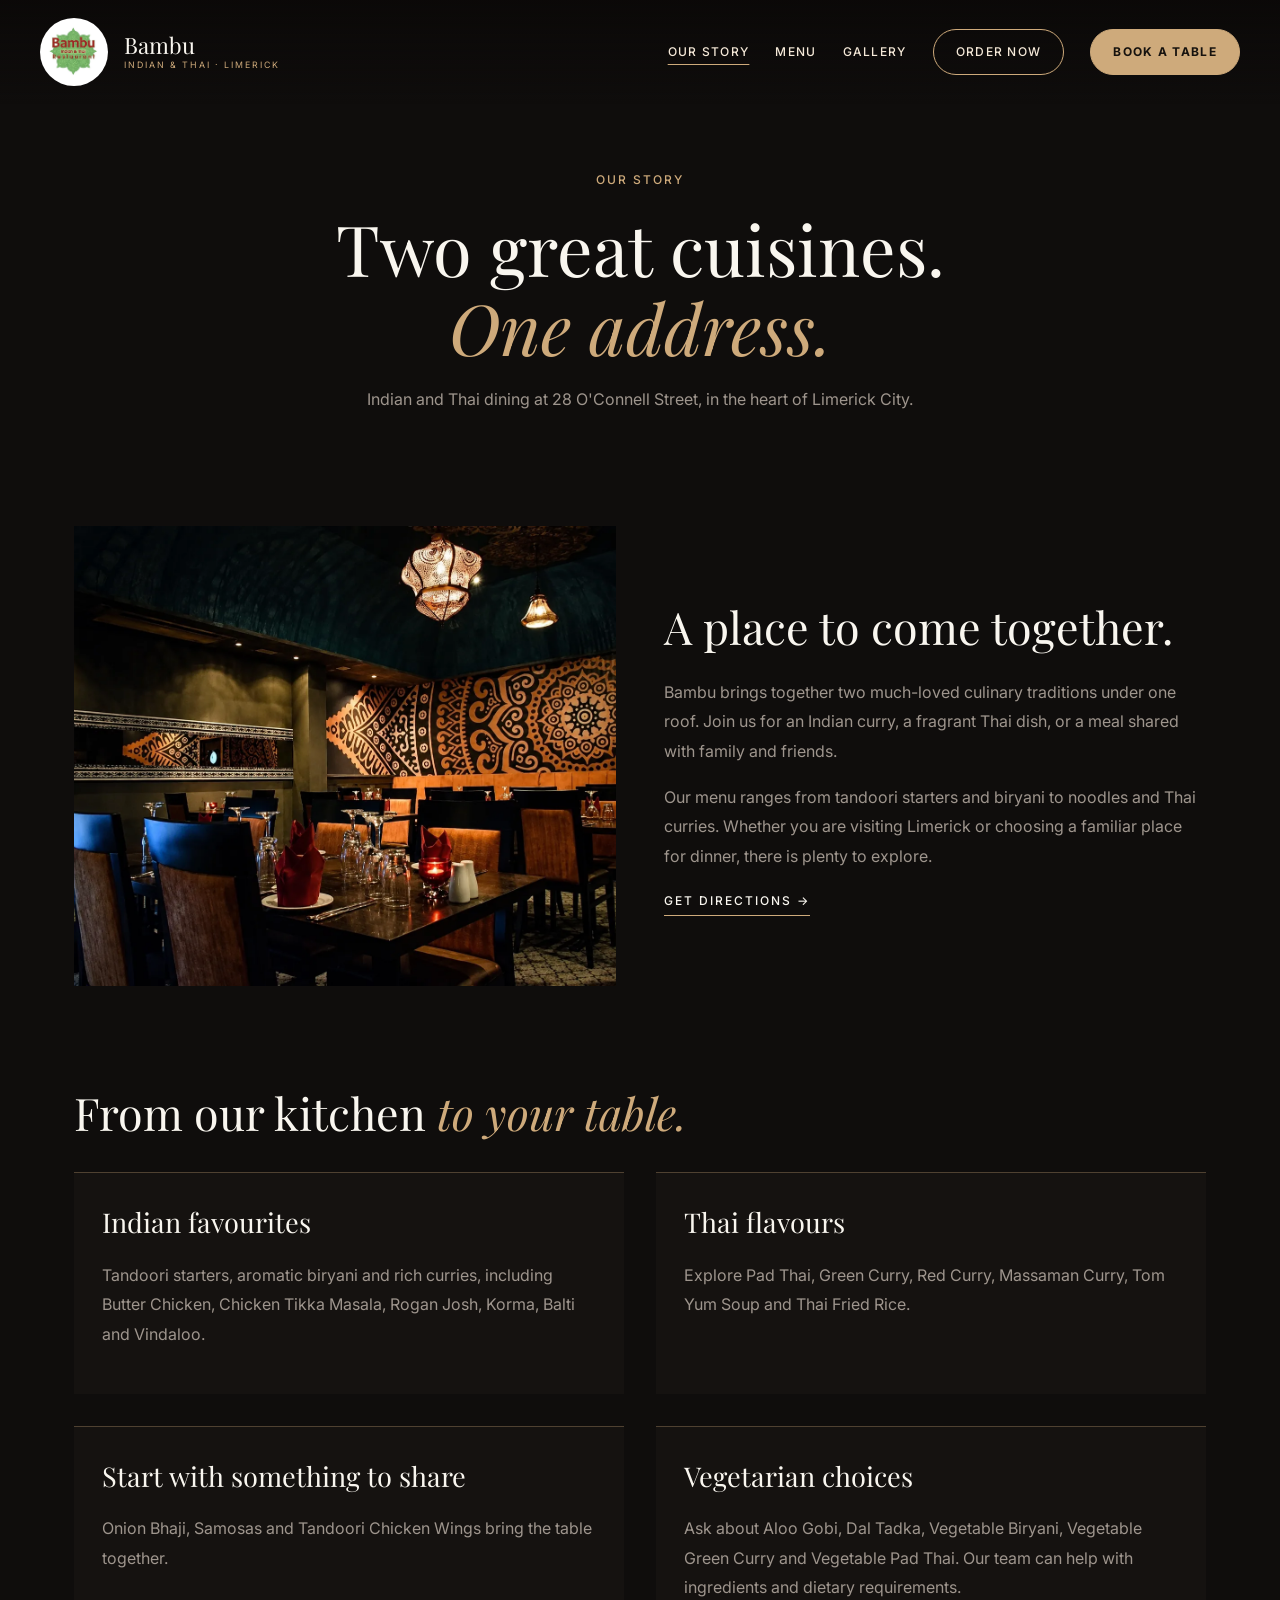
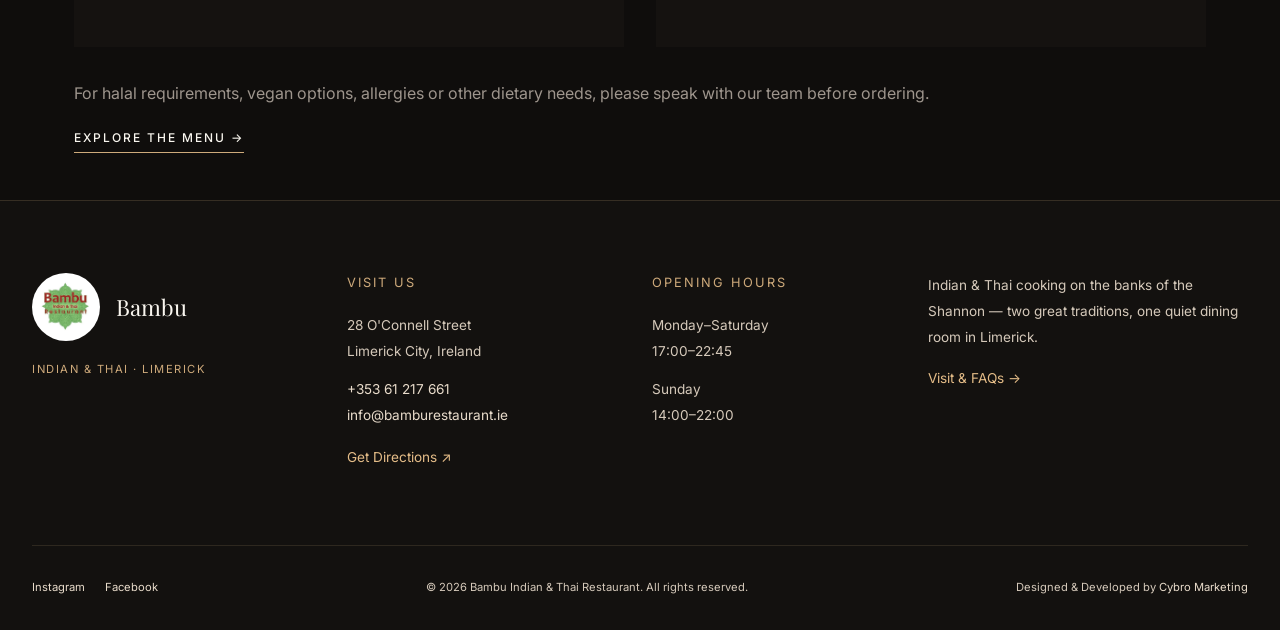
<file: our-story.html>
<!DOCTYPE html><html lang="en"><head><meta charset="UTF-8"><meta name="viewport" content="width=device-width, initial-scale=1"><title>Our Story | Bambu Indian &amp; Thai Restaurant Limerick</title><meta name="description" content="Our Story at Bambu Indian and Thai Restaurant, 28 O'Connell Street, Limerick. Explore our menu, plan your visit and book a table."><link rel="canonical" href="https://bambulimerick.ie/our-story.html"><link rel="stylesheet" href="https://fonts.googleapis.com/css2?family=Playfair+Display:ital,wght@0,400;1,400&family=Inter:wght@400;500;600&display=swap"><link rel="stylesheet" href="assets/css/bambu.css"><link rel="stylesheet" href="assets/css/site-pages.css"></head><body><script src="assets/js/site-pages.js"></script><nav class="navbar" id="main-navbar">
        <div class="nav-container">

            <!-- Mobile: Left actions -->
            <div class="mobile-actions left">
                <button class="mobile-icon-btn menu-toggle" aria-label="Open navigation menu">
                    <svg width="20" height="20" viewBox="0 0 24 24" fill="none" stroke="currentColor" stroke-width="2">
                        <path d="M3 12h18M3 6h18M3 18h18"/>
                    </svg>
                </button>
                <button class="mobile-icon-btn btn-book calendar-btn" aria-label="Book a table">
                    <svg width="20" height="20" viewBox="0 0 24 24" fill="none" stroke="currentColor" stroke-width="2">
                        <rect x="3" y="4" width="18" height="18" rx="2" ry="2"></rect>
                        <line x1="16" y1="2" x2="16" y2="6"></line>
                        <line x1="8" y1="2" x2="8" y2="6"></line>
                        <line x1="3" y1="10" x2="21" y2="10"></line>
                    </svg>
                </button>
            </div>

            <!-- Logo -->
            <a href="index.html" class="logo-container">
                <img src="assets/logo.jpg" alt="Bambu Restaurant Logo" class="logo-img">
                <div class="logo-text">
                    <span class="logo-title">Bambu</span>
                    <span class="logo-subtitle">INDIAN &amp; THAI &middot; LIMERICK</span>
                </div>
            </a>

            <!-- Mobile: Right actions -->
            <div class="mobile-actions right">
                <a href="tel:+35361217661" class="mobile-icon-btn phone-btn" aria-label="Call us">
                    <svg width="20" height="20" viewBox="0 0 24 24" fill="none" stroke="currentColor" stroke-width="2" stroke-linecap="round" stroke-linejoin="round">
                        <path d="M22 16.92v3a2 2 0 0 1-2.18 2 19.79 19.79 0 0 1-8.63-3.07 19.5 19.5 0 0 1-6-6 19.79 19.79 0 0 1-3.07-8.67A2 2 0 0 1 4.11 2h3a2 2 0 0 1 2 1.72 12.84 12.84 0 0 0 .7 2.81 2 2 0 0 1-.45 2.11L8.09 9.91a16 16 0 0 0 6 6l1.27-1.27a2 2 0 0 1 2.11-.45 12.84 12.84 0 0 0 2.81.7A2 2 0 0 1 22 16.92z"></path>
                    </svg>
                </a>
                <a href="https://bambulimerick.ie/order-now" target="_blank" rel="noopener" class="mobile-icon-btn order-btn" aria-label="Order online">
                    <svg width="20" height="20" viewBox="0 0 24 24" fill="none" stroke="currentColor" stroke-width="2">
                        <path d="M6 2L3 6v14a2 2 0 0 0 2 2h14a2 2 0 0 0 2-2V6l-3-4z"></path>
                        <line x1="3" y1="6" x2="21" y2="6"></line>
                        <path d="M16 10a4 4 0 0 1-8 0"></path>
                    </svg>
                </a>
            </div>

            <!-- Desktop navigation links -->
            <div class="nav-links"><a href="our-story.html" aria-current="page">Our Story</a><a href="menu.html">Menu</a><a href="gallery.html">Gallery</a><a class="desktop-order" href="https://bambulimerick.ie/order-now" target="_blank" rel="noopener">Order Now</a><a class="desktop-book btn-book" href="#">Book a Table</a></div>

            <!-- Mobile dropdown navigation -->
            <div class="mobile-nav-menu" id="mobile-nav-menu">
                <a href="index.html">HOME</a>
<a href="our-story.html">OUR STORY</a>
<a href="visit.html">VISIT &amp; FAQs</a>
                <a href="gallery.html">GALLERY</a>
                <a href="https://maps.app.goo.gl/QWcCknw64kSChXoe8" target="_blank" rel="noopener">GET DIRECTIONS</a>
                <a href="menu.html">MENU</a>
            </div>

        </div>
    </nav><main id="main-content" class="content-page"><header class="page-intro"><p class="section-label">Our Story</p><h1>Two great cuisines.<br><em>One address.</em></h1><p>Indian and Thai dining at 28 O'Connell Street, in the heart of Limerick City.</p></header><section class="editorial-split"><img src="assets/anim-4.webp" alt="Warmly lit Bambu dining room with patterned walls" width="1535" height="1024"><div><h2>A place to come together.</h2><p>Bambu brings together two much-loved culinary traditions under one roof. Join us for an Indian curry, a fragrant Thai dish, or a meal shared with family and friends.</p><p>Our menu ranges from tandoori starters and biryani to noodles and Thai curries. Whether you are visiting Limerick or choosing a familiar place for dinner, there is plenty to explore.</p><a class="btn-text" href="https://maps.app.goo.gl/QWcCknw64kSChXoe8" target="_blank" rel="noopener">Get Directions &rarr;</a></div></section><section class="page-section"><h2>From our kitchen <em>to your table.</em></h2><div class="content-grid"><article><h3>Indian favourites</h3><p>Tandoori starters, aromatic biryani and rich curries, including Butter Chicken, Chicken Tikka Masala, Rogan Josh, Korma, Balti and Vindaloo.</p></article><article><h3>Thai flavours</h3><p>Explore Pad Thai, Green Curry, Red Curry, Massaman Curry, Tom Yum Soup and Thai Fried Rice.</p></article><article><h3>Start with something to share</h3><p>Onion Bhaji, Samosas and Tandoori Chicken Wings bring the table together.</p></article><article><h3>Vegetarian choices</h3><p>Ask about Aloo Gobi, Dal Tadka, Vegetable Biryani, Vegetable Green Curry and Vegetable Pad Thai. Our team can help with ingredients and dietary requirements.</p></article></div><p>For halal requirements, vegan options, allergies or other dietary needs, please speak with our team before ordering.</p><a class="btn-text" href="menu.html">Explore the Menu &rarr;</a></section></main><footer id="contact" class="site-footer">
 <div class="footer-layout">
  <div class="footer-brand"><a class="logo-container" href="index.html" aria-label="Bambu home"><img class="logo-img" src="assets/logo.webp" alt="" width="68" height="68" loading="lazy"><span class="logo-title">Bambu</span></a><p class="footer-tagline">Indian &amp; Thai · Limerick</p></div>
  <div class="footer-details"><section><h2>Visit us</h2><address>28 O'Connell Street<br>Limerick City, Ireland</address><a href="tel:+35361217661">+353 61 217 661</a><a href="mailto:info@bamburestaurant.ie">info@bamburestaurant.ie</a><a class="footer-direction" href="https://maps.app.goo.gl/QWcCknw64kSChXoe8" target="_blank" rel="noopener">Get Directions ↗</a></section><section><h2>Opening hours</h2><p>Monday–Saturday<br>17:00–22:45</p><p>Sunday<br>14:00–22:00</p></section></div>
  <div class="footer-about"><p>Indian &amp; Thai cooking on the banks of the Shannon — two great traditions, one quiet dining room in Limerick.</p><a href="visit.html">Visit &amp; FAQs →</a></div>
 </div>
 <div class="footer-strip"><div class="footer-social"><a href="https://www.instagram.com/bambu_restaurant_limerick/" target="_blank" rel="noopener">Instagram</a><a href="https://www.facebook.com/bambulimerick" target="_blank" rel="noopener">Facebook</a></div><p>© 2026 Bambu Indian &amp; Thai Restaurant. All rights reserved.</p><p>Designed &amp; Developed by <a href="https://www.cybromarketing.com" target="_blank" rel="noopener">Cybro Marketing</a></p></div>
</footer>
    <!-- ════════════════════════════ END SITE FOOTER ══════════════════════════════ -->

    <!-- ══════════════════════════ BOOKING MODAL ═════════════════════════════════ -->
    <div id="booking-modal" class="modal" role="dialog" aria-modal="true" aria-labelledby="booking-modal-title">
        <div class="modal-overlay"></div>
        <div class="modal-content dark-theme">
            <span class="close-modal" role="button" aria-label="Close booking form">&times;</span>
            <div class="modal-header">
                <div class="modal-logo">
                    <img src="assets/logo.jpg" alt="Bambu Restaurant Logo">
                </div>
                <div class="modal-divider">
                    <span class="ornament"></span>
                </div>
                <h2 id="booking-modal-title">Book Now!</h2>
            </div>

            <form id="premium-booking-form" class="premium-form" novalidate>
                <div class="premium-form-grid">

                    <!-- Date -->
                    <div class="form-group-premium">
                        <label for="booking-date"><span class="label-icon"></span> Date</label>
                        <input type="date" required class="dark-input" id="booking-date" name="booking_date">
                    </div>

                    <!-- Guests -->
                    <div class="form-group-premium">
                        <label for="booking-guests"><span class="label-icon"></span> Guests</label>
                        <select required class="dark-input" id="booking-guests" name="guests">
                            <option value="1">1 Person</option>
                            <option value="2" selected>2 People</option>
                            <option value="3">3 People</option>
                            <option value="4">4 People</option>
                            <option value="5">5 People</option>
                            <option value="6">6 People</option>
                            <option value="7">7 People</option>
                            <option value="8">8 People</option>
                            <option value="9">9 People</option>
                            <option value="10">10 People</option>
                            <option value="11">11 People</option>
                            <option value="12">12 People</option>
                            <option value="13">13 People</option>
                            <option value="14">14 People</option>
                            <option value="15">15 People</option>
                            <option value="16">16 People</option>
                            <option value="17">17 People</option>
                            <option value="18">18 People</option>
                            <option value="19">19 People</option>
                            <option value="20">20 People</option>
                            <option value="20+">20+ People (Large Group)</option>
                        </select>
                    </div>

                    <!-- Time -->
                    <div class="form-group-premium">
                        <label for="booking-time"><span class="label-icon"></span> Time</label>
                        <select required class="dark-input" id="booking-time" name="booking_time">
                            <option value="" disabled selected>Select a Date First</option>
                        </select>
                    </div>

                    <!-- Name -->
                    <div class="form-group-premium">
                        <label for="booking-name"><span class="label-icon"></span> Name</label>
                        <input type="text" id="booking-name" name="guest_name" placeholder="Your Name" required class="dark-input">
                    </div>

                    <!-- Phone -->
                    <div class="form-group-premium">
                        <label for="booking-phone"><span class="label-icon"></span> Phone</label>
                        <input type="tel" id="booking-phone" name="guest_phone" placeholder="Your Phone" required class="dark-input">
                    </div>

                    <!-- Email (full width) -->
                    <div class="form-group-premium full-width">
                        <label for="booking-email"><span class="label-icon"></span> Email</label>
                        <input type="email" id="booking-email" name="guest_email" placeholder="Your Email" required class="dark-input">
                    </div>

                    <!-- Message (full width) -->
                    <div class="form-group-premium full-width">
                        <label for="booking-message"><span class="label-icon"></span> Message</label>
                        <textarea id="booking-message" name="guest_message" rows="2" placeholder="Special requests or dietary needs..." class="dark-input"></textarea>
                    </div>

                </div>
                <button type="submit" class="btn-orange" id="booking-submit-btn">Confirm Reservation</button>
            </form>
        </div>
    </div>
    <!-- ═════════════════════════ END BOOKING MODAL ═══════════════════════════════ -->

    <!-- ══════════════════════════ MENU VIEWER MODAL ══════════════════════════════ -->
    <div id="menu-modal" class="menu-modal" role="dialog" aria-modal="true" aria-label="Bambu Restaurant Menu">
        <div class="menu-modal-overlay"></div>
        <div class="menu-modal-container">

            <!-- Menu header -->
            <div class="menu-modal-header">
                <div class="menu-modal-title">
                    <span class="menu-label">BAMBU</span>
                    <span class="menu-subtitle">OUR MENU</span>
                </div>
                <div class="menu-page-counter">
                    <span id="menu-current-page">1</span> / 10
                </div>
                <button class="menu-close-btn" id="menu-close-btn" aria-label="Close menu">&times;</button>
            </div>

            <!-- Menu pages -->
            <div class="menu-pages-wrapper" id="menu-pages-wrapper">
                <div class="menu-page active" data-page="1">
                    <img src="assets/menu/menu-1.webp" alt="Menu Page 1">
                </div>
                <div class="menu-page" data-page="2">
                    <img data-src="assets/menu/menu-2.webp" alt="Menu Page 2" loading="lazy">
                </div>
                <div class="menu-page" data-page="3">
                    <img data-src="assets/menu/menu-3.webp" alt="Menu Page 3" loading="lazy">
                </div>
                <div class="menu-page" data-page="4">
                    <img data-src="assets/menu/menu-4.webp" alt="Menu Page 4" loading="lazy">
                </div>
                <div class="menu-page" data-page="5">
                    <img data-src="assets/menu/menu-5.webp" alt="Menu Page 5" loading="lazy">
                </div>
                <div class="menu-page" data-page="6">
                    <img data-src="assets/menu/menu-6.webp" alt="Menu Page 6" loading="lazy">
                </div>
                <div class="menu-page" data-page="7">
                    <img data-src="assets/menu/menu-7.webp" alt="Menu Page 7" loading="lazy">
                </div>
                <div class="menu-page" data-page="8">
                    <img data-src="assets/menu/menu-8.webp" alt="Menu Page 8" loading="lazy">
                </div>
                <div class="menu-page" data-page="9">
                    <img data-src="assets/menu/menu-9.webp" alt="Menu Page 9" loading="lazy">
                </div>
                <div class="menu-page" data-page="10">
                    <img data-src="assets/menu/menu-10.webp" alt="Menu Page 10" loading="lazy">
                </div>
            </div>

            <!-- Menu footer navigation -->
            <div class="menu-modal-footer">
                <button class="menu-nav-btn" id="menu-prev" disabled aria-label="Previous page">
                    &#8592; PREV
                </button>
                <div class="menu-thumbnails" role="tablist" aria-label="Menu page navigation">
                    <span class="menu-thumb-dot active" data-page="1" role="tab" aria-label="Page 1" tabindex="0"></span>
                    <span class="menu-thumb-dot" data-page="2" role="tab" aria-label="Page 2" tabindex="0"></span>
                    <span class="menu-thumb-dot" data-page="3" role="tab" aria-label="Page 3" tabindex="0"></span>
                    <span class="menu-thumb-dot" data-page="4" role="tab" aria-label="Page 4" tabindex="0"></span>
                    <span class="menu-thumb-dot" data-page="5" role="tab" aria-label="Page 5" tabindex="0"></span>
                    <span class="menu-thumb-dot" data-page="6" role="tab" aria-label="Page 6" tabindex="0"></span>
                    <span class="menu-thumb-dot" data-page="7" role="tab" aria-label="Page 7" tabindex="0"></span>
                    <span class="menu-thumb-dot" data-page="8" role="tab" aria-label="Page 8" tabindex="0"></span>
                    <span class="menu-thumb-dot" data-page="9" role="tab" aria-label="Page 9" tabindex="0"></span>
                    <span class="menu-thumb-dot" data-page="10" role="tab" aria-label="Page 10" tabindex="0"></span>
                </div>
                <button class="menu-nav-btn" id="menu-next" aria-label="Next page">
                    NEXT &#8594;
                </button>
            </div>

        </div>
    </div>
    <!-- ════════════════════════ END MENU VIEWER MODAL ════════════════════════════ -->

    <!-- Main JavaScript -->
    <script src="assets/js/script.js"></script>
</body>
</html>
</file>
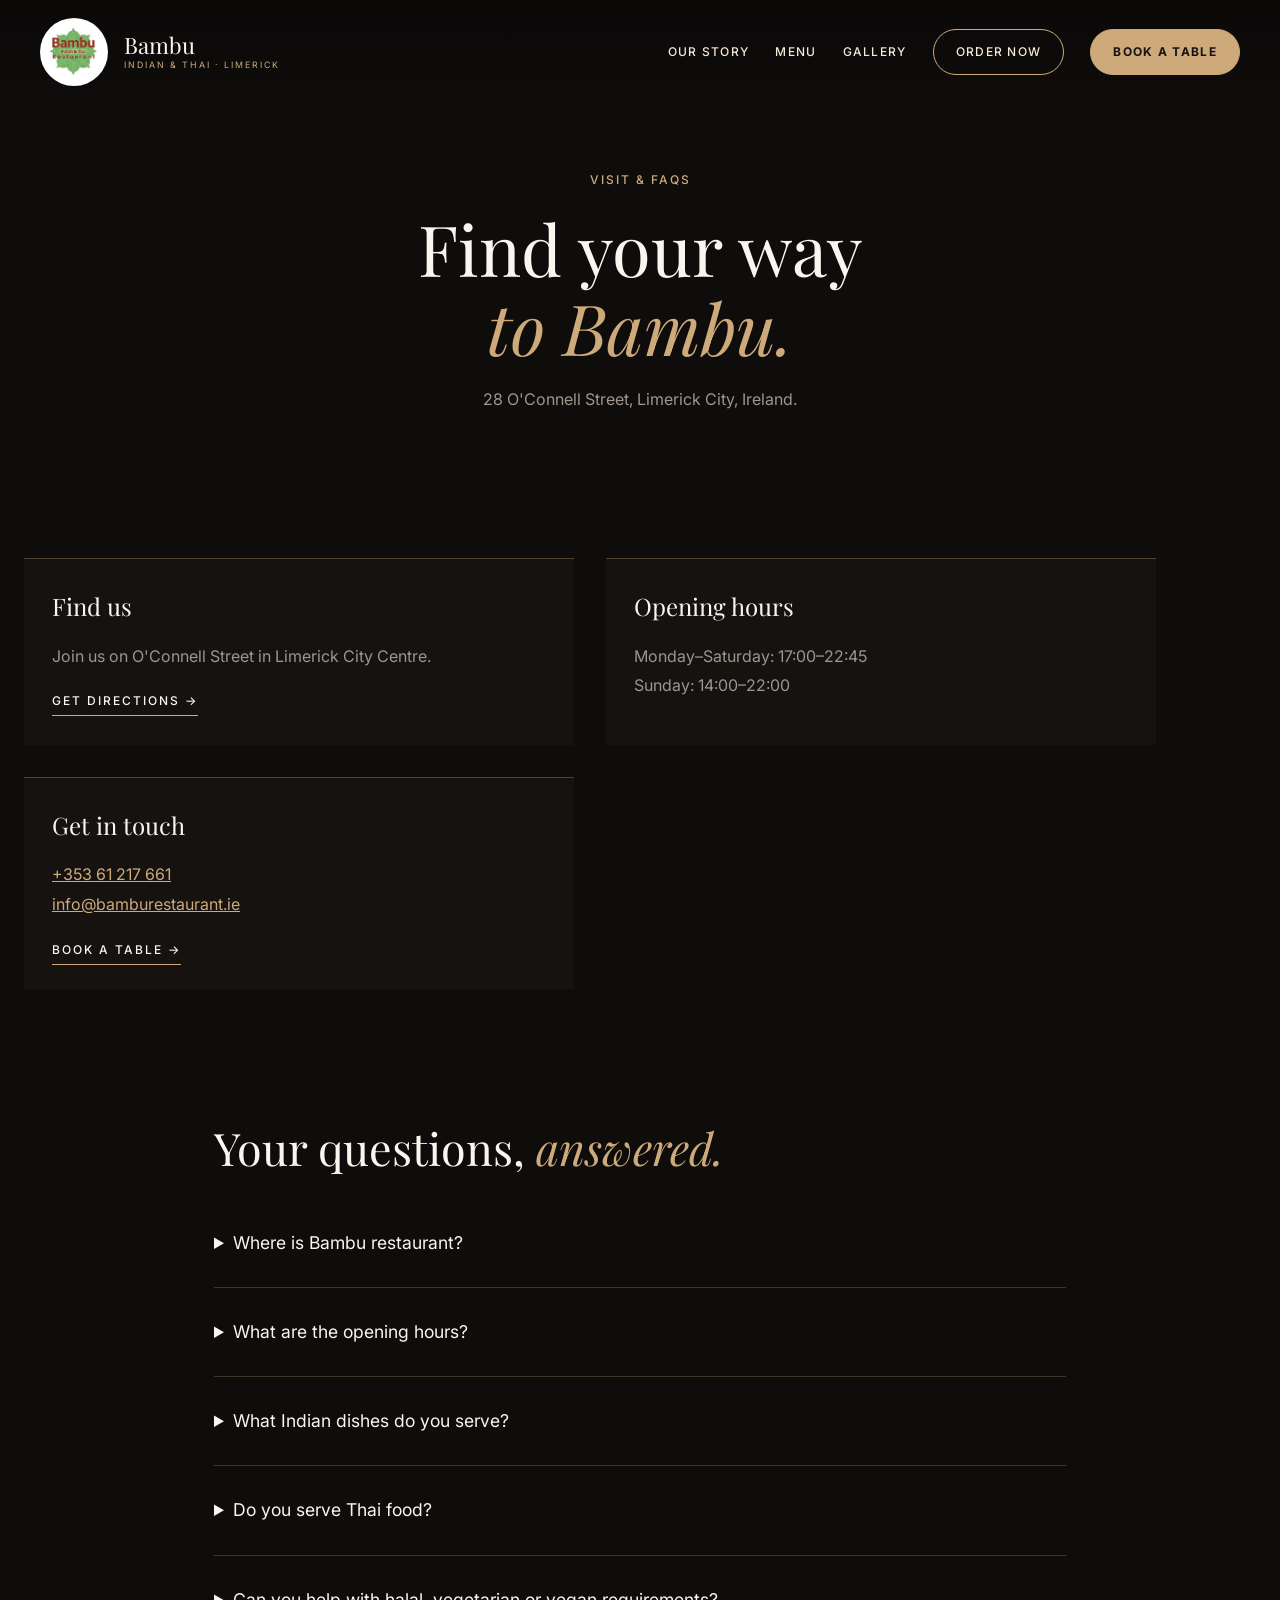
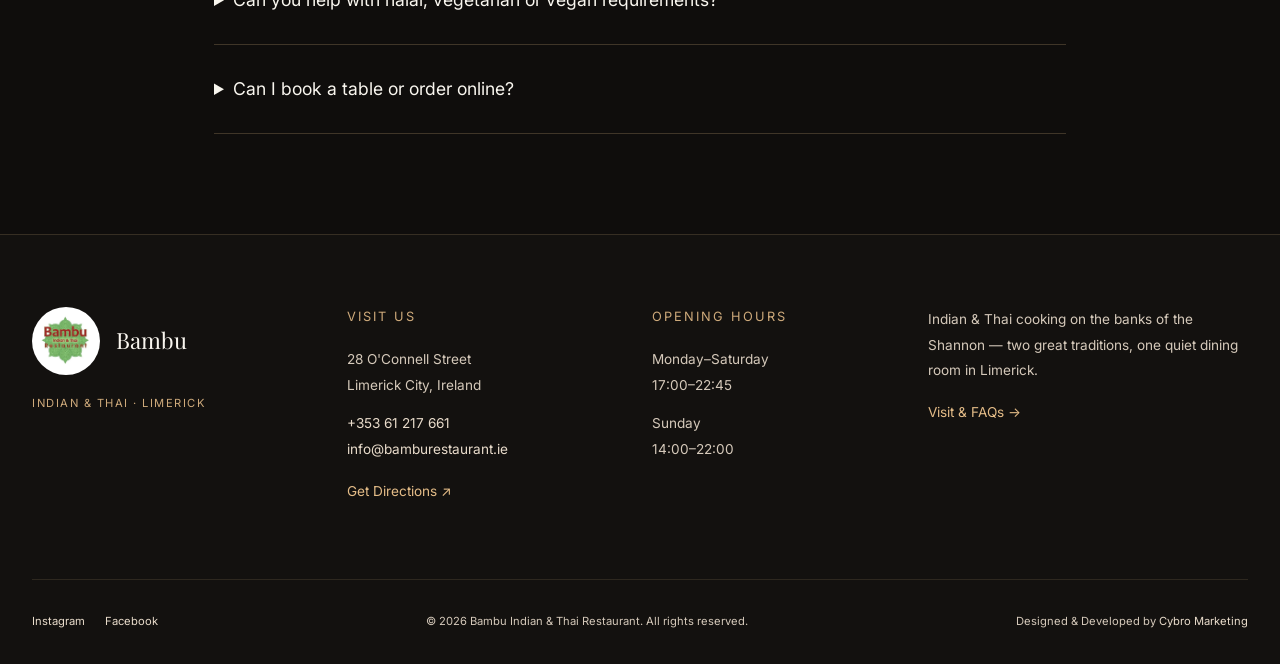
<file: visit.html>
<!DOCTYPE html><html lang="en"><head><meta charset="UTF-8"><meta name="viewport" content="width=device-width, initial-scale=1"><title>Visit & FAQs | Bambu Indian &amp; Thai Restaurant Limerick</title><meta name="description" content="Visit & FAQs at Bambu Indian and Thai Restaurant, 28 O'Connell Street, Limerick. Explore our menu, plan your visit and book a table."><link rel="canonical" href="https://bambulimerick.ie/visit.html"><link rel="stylesheet" href="https://fonts.googleapis.com/css2?family=Playfair+Display:ital,wght@0,400;1,400&family=Inter:wght@400;500;600&display=swap"><link rel="stylesheet" href="assets/css/bambu.css"><link rel="stylesheet" href="assets/css/site-pages.css"></head><body><script src="assets/js/site-pages.js"></script><nav class="navbar" id="main-navbar">
        <div class="nav-container">

            <!-- Mobile: Left actions -->
            <div class="mobile-actions left">
                <button class="mobile-icon-btn menu-toggle" aria-label="Open navigation menu">
                    <svg width="20" height="20" viewBox="0 0 24 24" fill="none" stroke="currentColor" stroke-width="2">
                        <path d="M3 12h18M3 6h18M3 18h18"/>
                    </svg>
                </button>
                <button class="mobile-icon-btn btn-book calendar-btn" aria-label="Book a table">
                    <svg width="20" height="20" viewBox="0 0 24 24" fill="none" stroke="currentColor" stroke-width="2">
                        <rect x="3" y="4" width="18" height="18" rx="2" ry="2"></rect>
                        <line x1="16" y1="2" x2="16" y2="6"></line>
                        <line x1="8" y1="2" x2="8" y2="6"></line>
                        <line x1="3" y1="10" x2="21" y2="10"></line>
                    </svg>
                </button>
            </div>

            <!-- Logo -->
            <a href="index.html" class="logo-container">
                <img src="assets/logo.jpg" alt="Bambu Restaurant Logo" class="logo-img">
                <div class="logo-text">
                    <span class="logo-title">Bambu</span>
                    <span class="logo-subtitle">INDIAN &amp; THAI &middot; LIMERICK</span>
                </div>
            </a>

            <!-- Mobile: Right actions -->
            <div class="mobile-actions right">
                <a href="tel:+35361217661" class="mobile-icon-btn phone-btn" aria-label="Call us">
                    <svg width="20" height="20" viewBox="0 0 24 24" fill="none" stroke="currentColor" stroke-width="2" stroke-linecap="round" stroke-linejoin="round">
                        <path d="M22 16.92v3a2 2 0 0 1-2.18 2 19.79 19.79 0 0 1-8.63-3.07 19.5 19.5 0 0 1-6-6 19.79 19.79 0 0 1-3.07-8.67A2 2 0 0 1 4.11 2h3a2 2 0 0 1 2 1.72 12.84 12.84 0 0 0 .7 2.81 2 2 0 0 1-.45 2.11L8.09 9.91a16 16 0 0 0 6 6l1.27-1.27a2 2 0 0 1 2.11-.45 12.84 12.84 0 0 0 2.81.7A2 2 0 0 1 22 16.92z"></path>
                    </svg>
                </a>
                <a href="https://bambulimerick.ie/order-now" target="_blank" rel="noopener" class="mobile-icon-btn order-btn" aria-label="Order online">
                    <svg width="20" height="20" viewBox="0 0 24 24" fill="none" stroke="currentColor" stroke-width="2">
                        <path d="M6 2L3 6v14a2 2 0 0 0 2 2h14a2 2 0 0 0 2-2V6l-3-4z"></path>
                        <line x1="3" y1="6" x2="21" y2="6"></line>
                        <path d="M16 10a4 4 0 0 1-8 0"></path>
                    </svg>
                </a>
            </div>

            <!-- Desktop navigation links -->
            <div class="nav-links"><a href="our-story.html">Our Story</a><a href="menu.html">Menu</a><a href="gallery.html">Gallery</a><a class="desktop-order" href="https://bambulimerick.ie/order-now" target="_blank" rel="noopener">Order Now</a><a class="desktop-book btn-book" href="#">Book a Table</a></div>

            <!-- Mobile dropdown navigation -->
            <div class="mobile-nav-menu" id="mobile-nav-menu">
                <a href="index.html">HOME</a>
<a href="our-story.html">OUR STORY</a>
<a href="visit.html">VISIT &amp; FAQs</a>
                <a href="gallery.html">GALLERY</a>
                <a href="https://maps.app.goo.gl/QWcCknw64kSChXoe8" target="_blank" rel="noopener">GET DIRECTIONS</a>
                <a href="menu.html">MENU</a>
            </div>

        </div>
    </nav><main id="main-content" class="content-page"><header class="page-intro"><p class="section-label">Visit & FAQs</p><h1>Find your way<br><em>to Bambu.</em></h1><p>28 O'Connell Street, Limerick City, Ireland.</p></header><section class="content-grid visit-cards"><article><h2>Find us</h2><p>Join us on O'Connell Street in Limerick City Centre.</p><a class="btn-text" href="https://maps.app.goo.gl/QWcCknw64kSChXoe8" target="_blank" rel="noopener">Get Directions &rarr;</a></article><article><h2>Opening hours</h2><p>Monday–Saturday: 17:00–22:45<br>Sunday: 14:00–22:00</p></article><article><h2>Get in touch</h2><p><a href="tel:+35361217661">+353 61 217 661</a><br><a href="mailto:info@bamburestaurant.ie">info@bamburestaurant.ie</a></p><a href="#" class="btn-text btn-book">Book a table &rarr;</a></article></section><section class="page-section faq-list"><h2>Your questions, <em>answered.</em></h2>
<details><summary>Where is Bambu restaurant?</summary><p>Find us at 28 O'Connell Street in Limerick City Centre. <a class="btn-text" href="https://maps.app.goo.gl/QWcCknw64kSChXoe8" target="_blank" rel="noopener">Get Directions &rarr;</a></p></details>
<details><summary>What are the opening hours?</summary><p>Monday to Saturday, 17:00–22:45, and Sunday, 14:00–22:00.</p></details>
<details><summary>What Indian dishes do you serve?</summary><p>Our menu includes Chicken Tikka Masala, Biryani, Butter Chicken, Rogan Josh, Korma, Vindaloo, Balti, tandoori specialities, Onion Bhaji and Samosas. <a href="menu.html">See the Menu</a>.</p></details>
<details><summary>Do you serve Thai food?</summary><p>Yes. Explore Pad Thai, Green Curry, Red Curry, Tom Yum Soup, Massaman Curry and Thai Fried Rice in our <a href="menu.html">Menu</a>.</p></details>
<details><summary>Can you help with halal, vegetarian or vegan requirements?</summary><p>Please contact our team to confirm halal sourcing and the suitability of individual dishes for your dietary requirements before ordering.</p></details>
<details><summary>Can I book a table or order online?</summary><p><a href="#" class="btn-book">Book a table</a>, call <a href="tel:+35361217661">+353 61 217 661</a>, or <a href="https://bambulimerick.ie/order-now" target="_blank" rel="noopener">order online</a>.</p></details></section></main><footer id="contact" class="site-footer">
 <div class="footer-layout">
  <div class="footer-brand"><a class="logo-container" href="index.html" aria-label="Bambu home"><img class="logo-img" src="assets/logo.webp" alt="" width="68" height="68" loading="lazy"><span class="logo-title">Bambu</span></a><p class="footer-tagline">Indian &amp; Thai · Limerick</p></div>
  <div class="footer-details"><section><h2>Visit us</h2><address>28 O'Connell Street<br>Limerick City, Ireland</address><a href="tel:+35361217661">+353 61 217 661</a><a href="mailto:info@bamburestaurant.ie">info@bamburestaurant.ie</a><a class="footer-direction" href="https://maps.app.goo.gl/QWcCknw64kSChXoe8" target="_blank" rel="noopener">Get Directions ↗</a></section><section><h2>Opening hours</h2><p>Monday–Saturday<br>17:00–22:45</p><p>Sunday<br>14:00–22:00</p></section></div>
  <div class="footer-about"><p>Indian &amp; Thai cooking on the banks of the Shannon — two great traditions, one quiet dining room in Limerick.</p><a href="visit.html">Visit &amp; FAQs →</a></div>
 </div>
 <div class="footer-strip"><div class="footer-social"><a href="https://www.instagram.com/bambu_restaurant_limerick/" target="_blank" rel="noopener">Instagram</a><a href="https://www.facebook.com/bambulimerick" target="_blank" rel="noopener">Facebook</a></div><p>© 2026 Bambu Indian &amp; Thai Restaurant. All rights reserved.</p><p>Designed &amp; Developed by <a href="https://www.cybromarketing.com" target="_blank" rel="noopener">Cybro Marketing</a></p></div>
</footer>
    <!-- ════════════════════════════ END SITE FOOTER ══════════════════════════════ -->

    <!-- ══════════════════════════ BOOKING MODAL ═════════════════════════════════ -->
    <div id="booking-modal" class="modal" role="dialog" aria-modal="true" aria-labelledby="booking-modal-title">
        <div class="modal-overlay"></div>
        <div class="modal-content dark-theme">
            <span class="close-modal" role="button" aria-label="Close booking form">&times;</span>
            <div class="modal-header">
                <div class="modal-logo">
                    <img src="assets/logo.jpg" alt="Bambu Restaurant Logo">
                </div>
                <div class="modal-divider">
                    <span class="ornament"></span>
                </div>
                <h2 id="booking-modal-title">Book Now!</h2>
            </div>

            <form id="premium-booking-form" class="premium-form" novalidate>
                <div class="premium-form-grid">

                    <!-- Date -->
                    <div class="form-group-premium">
                        <label for="booking-date"><span class="label-icon"></span> Date</label>
                        <input type="date" required class="dark-input" id="booking-date" name="booking_date">
                    </div>

                    <!-- Guests -->
                    <div class="form-group-premium">
                        <label for="booking-guests"><span class="label-icon"></span> Guests</label>
                        <select required class="dark-input" id="booking-guests" name="guests">
                            <option value="1">1 Person</option>
                            <option value="2" selected>2 People</option>
                            <option value="3">3 People</option>
                            <option value="4">4 People</option>
                            <option value="5">5 People</option>
                            <option value="6">6 People</option>
                            <option value="7">7 People</option>
                            <option value="8">8 People</option>
                            <option value="9">9 People</option>
                            <option value="10">10 People</option>
                            <option value="11">11 People</option>
                            <option value="12">12 People</option>
                            <option value="13">13 People</option>
                            <option value="14">14 People</option>
                            <option value="15">15 People</option>
                            <option value="16">16 People</option>
                            <option value="17">17 People</option>
                            <option value="18">18 People</option>
                            <option value="19">19 People</option>
                            <option value="20">20 People</option>
                            <option value="20+">20+ People (Large Group)</option>
                        </select>
                    </div>

                    <!-- Time -->
                    <div class="form-group-premium">
                        <label for="booking-time"><span class="label-icon"></span> Time</label>
                        <select required class="dark-input" id="booking-time" name="booking_time">
                            <option value="" disabled selected>Select a Date First</option>
                        </select>
                    </div>

                    <!-- Name -->
                    <div class="form-group-premium">
                        <label for="booking-name"><span class="label-icon"></span> Name</label>
                        <input type="text" id="booking-name" name="guest_name" placeholder="Your Name" required class="dark-input">
                    </div>

                    <!-- Phone -->
                    <div class="form-group-premium">
                        <label for="booking-phone"><span class="label-icon"></span> Phone</label>
                        <input type="tel" id="booking-phone" name="guest_phone" placeholder="Your Phone" required class="dark-input">
                    </div>

                    <!-- Email (full width) -->
                    <div class="form-group-premium full-width">
                        <label for="booking-email"><span class="label-icon"></span> Email</label>
                        <input type="email" id="booking-email" name="guest_email" placeholder="Your Email" required class="dark-input">
                    </div>

                    <!-- Message (full width) -->
                    <div class="form-group-premium full-width">
                        <label for="booking-message"><span class="label-icon"></span> Message</label>
                        <textarea id="booking-message" name="guest_message" rows="2" placeholder="Special requests or dietary needs..." class="dark-input"></textarea>
                    </div>

                </div>
                <button type="submit" class="btn-orange" id="booking-submit-btn">Confirm Reservation</button>
            </form>
        </div>
    </div>
    <!-- ═════════════════════════ END BOOKING MODAL ═══════════════════════════════ -->

    <!-- ══════════════════════════ MENU VIEWER MODAL ══════════════════════════════ -->
    <div id="menu-modal" class="menu-modal" role="dialog" aria-modal="true" aria-label="Bambu Restaurant Menu">
        <div class="menu-modal-overlay"></div>
        <div class="menu-modal-container">

            <!-- Menu header -->
            <div class="menu-modal-header">
                <div class="menu-modal-title">
                    <span class="menu-label">BAMBU</span>
                    <span class="menu-subtitle">OUR MENU</span>
                </div>
                <div class="menu-page-counter">
                    <span id="menu-current-page">1</span> / 10
                </div>
                <button class="menu-close-btn" id="menu-close-btn" aria-label="Close menu">&times;</button>
            </div>

            <!-- Menu pages -->
            <div class="menu-pages-wrapper" id="menu-pages-wrapper">
                <div class="menu-page active" data-page="1">
                    <img src="assets/menu/menu-1.webp" alt="Menu Page 1">
                </div>
                <div class="menu-page" data-page="2">
                    <img data-src="assets/menu/menu-2.webp" alt="Menu Page 2" loading="lazy">
                </div>
                <div class="menu-page" data-page="3">
                    <img data-src="assets/menu/menu-3.webp" alt="Menu Page 3" loading="lazy">
                </div>
                <div class="menu-page" data-page="4">
                    <img data-src="assets/menu/menu-4.webp" alt="Menu Page 4" loading="lazy">
                </div>
                <div class="menu-page" data-page="5">
                    <img data-src="assets/menu/menu-5.webp" alt="Menu Page 5" loading="lazy">
                </div>
                <div class="menu-page" data-page="6">
                    <img data-src="assets/menu/menu-6.webp" alt="Menu Page 6" loading="lazy">
                </div>
                <div class="menu-page" data-page="7">
                    <img data-src="assets/menu/menu-7.webp" alt="Menu Page 7" loading="lazy">
                </div>
                <div class="menu-page" data-page="8">
                    <img data-src="assets/menu/menu-8.webp" alt="Menu Page 8" loading="lazy">
                </div>
                <div class="menu-page" data-page="9">
                    <img data-src="assets/menu/menu-9.webp" alt="Menu Page 9" loading="lazy">
                </div>
                <div class="menu-page" data-page="10">
                    <img data-src="assets/menu/menu-10.webp" alt="Menu Page 10" loading="lazy">
                </div>
            </div>

            <!-- Menu footer navigation -->
            <div class="menu-modal-footer">
                <button class="menu-nav-btn" id="menu-prev" disabled aria-label="Previous page">
                    &#8592; PREV
                </button>
                <div class="menu-thumbnails" role="tablist" aria-label="Menu page navigation">
                    <span class="menu-thumb-dot active" data-page="1" role="tab" aria-label="Page 1" tabindex="0"></span>
                    <span class="menu-thumb-dot" data-page="2" role="tab" aria-label="Page 2" tabindex="0"></span>
                    <span class="menu-thumb-dot" data-page="3" role="tab" aria-label="Page 3" tabindex="0"></span>
                    <span class="menu-thumb-dot" data-page="4" role="tab" aria-label="Page 4" tabindex="0"></span>
                    <span class="menu-thumb-dot" data-page="5" role="tab" aria-label="Page 5" tabindex="0"></span>
                    <span class="menu-thumb-dot" data-page="6" role="tab" aria-label="Page 6" tabindex="0"></span>
                    <span class="menu-thumb-dot" data-page="7" role="tab" aria-label="Page 7" tabindex="0"></span>
                    <span class="menu-thumb-dot" data-page="8" role="tab" aria-label="Page 8" tabindex="0"></span>
                    <span class="menu-thumb-dot" data-page="9" role="tab" aria-label="Page 9" tabindex="0"></span>
                    <span class="menu-thumb-dot" data-page="10" role="tab" aria-label="Page 10" tabindex="0"></span>
                </div>
                <button class="menu-nav-btn" id="menu-next" aria-label="Next page">
                    NEXT &#8594;
                </button>
            </div>

        </div>
    </div>
    <!-- ════════════════════════ END MENU VIEWER MODAL ════════════════════════════ -->

    <!-- Main JavaScript -->
    <script src="assets/js/script.js"></script>
</body>
</html>
</file>
<file: assets/css/feedback.css>
:root{color-scheme:dark;font-family:Arial,sans-serif;color:#eee5d8;background:#100e0c}*{box-sizing:border-box}body{margin:0;min-height:100svh;display:grid;place-items:center;padding:32px 20px;background:radial-gradient(ellipse at top,#30261b 0, #100e0c 65%)}.feedback-card{width:100%;max-width:490px;text-align:center}.brand{display:inline-flex;flex-direction:column;align-items:center;gap:16px;color:#dfbb8b;text-decoration:none;letter-spacing:6px;font-size:25px}.brand img{border-radius:50%;background:white}.eyebrow{font-size:11px;letter-spacing:2px;color:#dfbb8b;margin:14px 0 32px}h1{font-family:Georgia,serif;font-size:clamp(34px,8vw,48px);line-height:1.12;font-weight:400;margin:24px 0}h1 em{color:#dfbb8b}p{line-height:1.7;color:#cfc4b5;font-size:15px}.stars{display:flex;justify-content:space-between;gap:5px;margin-top:28px}.stars button{flex:1;min-width:44px;min-height:64px;border:1px solid #705e47;border-radius:12px;background:#1c1712;color:#dfbb8b;cursor:pointer;padding:10px 2px}.stars span{font-size:32px}.stars small{display:block;margin-top:4px;font-size:12px}.stars button:hover,.stars button:focus-visible{background:#dfbb8b;color:#171310;box-shadow:0 0 18px #dfbb8b55}.scale{display:flex;justify-content:space-between;color:#bcb09f;font-size:12px;margin-top:10px}.note{font-size:12px;color:#b5aa9c;margin-top:25px}form{text-align:left}label{display:block;margin:20px 0 9px;font-size:14px}label span{color:#b5aa9c;font-size:12px}input,textarea{width:100%;background:#1c1712;border:1px solid #705e47;border-radius:8px;padding:12px;color:#fff;font:inherit;font-size:16px}textarea{resize:vertical}.primary{width:100%;background:#dfbb8b;color:#171310;border:0;border-radius:30px;min-height:48px;font-size:14px;font-weight:bold;cursor:pointer;margin:10px 0}.skip,.back{display:block;margin:12px auto;color:#dfbb8b;font-size:14px;min-height:44px;padding:12px}.back{background:none;border:none;cursor:pointer}.skip{text-decoration:none}a{color:#dfbb8b}footer{border-top:1px solid #dfbb8b25;margin-top:36px;padding-top:24px;font-size:12px;color:#a99c8c}:focus-visible{outline:2px solid #f5d7ad;outline-offset:4px}[hidden]{display:none!important}

/* Fit small phones, browser chrome and on-screen keyboards without clipping. */
html{-webkit-text-size-adjust:100%;scroll-padding-block:24px}
body{padding:32px 20px;padding-top:max(24px,env(safe-area-inset-top));padding-right:max(20px,env(safe-area-inset-right));padding-bottom:max(24px,env(safe-area-inset-bottom));padding-left:max(20px,env(safe-area-inset-left))}
.feedback-card{min-width:0;margin:auto}
button,input,textarea,a{-webkit-tap-highlight-color:transparent}
button,a{touch-action:manipulation}
button{font-family:inherit}
p,footer{overflow-wrap:anywhere}
.stars{display:grid;grid-template-columns:repeat(5,minmax(0,1fr));gap:8px}
.stars button{min-width:0;min-height:76px}
input{min-height:50px}
input,textarea{border-radius:12px;scroll-margin-block:24px;line-height:1.5}
textarea{min-height:132px}
.primary{min-height:52px;padding:14px 20px;font-size:16px;margin-top:24px}
.primary:active,.stars button:active{background:#f0d3ac;color:#171310}
.email-help{text-align:center;margin:10px 0 0;line-height:1.6}
#email-status:empty{display:none}
.skip,.back{width:100%;margin:4px auto;font-size:14px}
#selected-rating{margin:20px 0 0}
#private-title{margin-top:12px}
@media(hover:hover){.primary:hover{background:#f0d3ac;box-shadow:0 0 20px #dfbb8b50}}
@media(max-width:600px){
 body{display:block}
 .brand{gap:10px;font-size:22px}
 .brand img{width:72px;height:72px}
 .eyebrow{margin:12px 0 24px;font-size:10px;letter-spacing:1.7px}
 h1{font-size:36px;margin:22px 0 16px}
 p{font-size:15px;line-height:1.6}
 .stars{margin-top:24px}
 .note{font-size:13px;margin-top:20px}
 .email-help{margin-top:10px}
 footer{margin-top:24px;padding-top:20px;line-height:1.6}
}
@media(max-width:350px){
 body{padding-left:max(16px,env(safe-area-inset-left));padding-right:max(16px,env(safe-area-inset-right))}
 .stars{gap:6px}.stars span{font-size:28px}
 h1{font-size:32px}
}
@media(max-height:600px) and (orientation:landscape){.brand img{width:56px;height:56px}.brand{gap:8px}body{display:block}}
</file>
<file: assets/css/bambu.css>
:root {
    --bg-dark: #0f0d0c;
    --bg-darker: #0a0807;
    --accent-gold: #ceaa7b;
    --accent-gold-hover: #e0bb8b;
    --text-main: #f9f6ef;
    --text-muted: #9e958d;
    
    --font-heading: 'Playfair Display', serif;
    --font-body: 'Inter', sans-serif;
}

* {
    margin: 0;
    padding: 0;
    box-sizing: border-box;
    scroll-behavior: smooth;
}

body {
    font-family: var(--font-body);
    background-color: var(--bg-dark);
    color: var(--text-main);
    line-height: 1.6;
    overflow-x: hidden;
}

h1, h2, h3, h4, h5 {
    font-family: var(--font-heading);
    font-weight: 400;
}

em {
    font-style: italic;
    color: var(--accent-gold);
}

/* Utilities */
.section-label-container {
    display: flex;
    align-items: center;
    gap: 1rem;
    margin-bottom: 1.5rem;
}

.section-label-container.center {
    justify-content: center;
}

.section-line {
    width: 30px;
    height: 1px;
    background-color: var(--accent-gold);
}

.section-label {
    font-family: var(--font-body);
    font-size: 0.75rem;
    text-transform: uppercase;
    letter-spacing: 2px;
    color: var(--accent-gold);
    font-weight: 500;
}

/* Navigation */
.navbar {
    position: fixed;
    top: 0;
    width: 100%;
    z-index: 1000;
    background: linear-gradient(to bottom, rgba(10, 8, 7, 0.8) 0%, rgba(10, 8, 7, 0) 100%);
    transition: background 0.3s ease;
    padding: 1.5rem 0;
}

.nav-container {
    max-width: 1400px;
    margin: 0 auto;
    padding: 0 4rem;
    display: flex;
    justify-content: space-between;
    align-items: center;
}

.mobile-actions {
    display: flex;
    align-items: center;
    gap: 1rem;
}

.mobile-actions.left {
    flex: 1;
    justify-content: flex-start;
}

.mobile-actions.right {
    flex: 1;
    justify-content: flex-end;
}

.nav-links {
    display: none !important;
}

.mobile-icon-btn {
    background: transparent;
    color: var(--accent-gold);
    border: 1px solid rgba(206, 170, 123, 0.4);
    width: 40px;
    height: 40px;
    border-radius: 50%;
    display: flex;
    align-items: center;
    justify-content: center;
    cursor: pointer;
    transition: all 0.3s ease;
}

.mobile-icon-btn:hover {
    background: rgba(206, 170, 123, 0.1);
    border-color: var(--accent-gold);
}

.logo-container {
    display: flex;
    align-items: center;
    gap: 1rem;
    text-decoration: none;
}

.logo-img {
    width: 68px;
    height: 68px;
    border-radius: 50%;
    object-fit: cover;
}

.logo-text {
    display: flex;
    flex-direction: column;
}

.logo-title {
    font-family: var(--font-heading);
    color: var(--text-main);
    font-size: 1.4rem;
    line-height: 1.2;
}

.logo-subtitle {
    font-size: 0.55rem;
    color: var(--accent-gold);
    text-transform: uppercase;
    letter-spacing: 2px;
}

.nav-links {
    display: flex;
    align-items: center;
    gap: 2rem;
}

.nav-links a {
    color: var(--text-muted);
    text-decoration: none;
    font-size: 0.75rem;
    font-weight: 500;
    text-transform: uppercase;
    letter-spacing: 2px;
    transition: color 0.3s ease;
}

.nav-links a:hover {
    color: var(--text-main);
}

.nav-separator {
    width: 1px;
    height: 15px;
    background-color: rgba(255, 255, 255, 0.1);
    margin: 0 -0.5rem;
}

.btn-nav {
    border: 1px solid rgba(194, 160, 119, 0.4);
    padding: 0.6rem 1.2rem;
    color: var(--accent-gold) !important;
    border-radius: 2px;
    transition: all 0.3s ease !important;
}

.btn-nav:hover {
    border-color: var(--accent-gold);
    background-color: rgba(194, 160, 119, 0.05);
}

/* Hero Section */
.hero {
    position: relative;
    height: 100vh;
    display: flex;
    align-items: center;
    justify-content: center;
    text-align: center;
    padding-top: 5rem;
}

.hero-bg {
    position: absolute;
    top: 0;
    left: 0;
    width: 100%;
    height: 100%;
    z-index: -2;
    overflow: hidden;
    background-color: var(--bg-dark);
}

.hero-slide {
    position: absolute;
    top: 0;
    left: 0;
    width: 100%;
    height: 100%;
    background-size: cover;
    background-position: center;
    opacity: 0;
    animation-timing-function: ease-in-out;
    animation-iteration-count: infinite;
}

.mobile-bg { display: none; }

/* Desktop + Mobile animation: 11 slides × 7s each = 77s total */
.desktop-bg .hero-slide { animation-duration: 77s; }
.desktop-bg .slide-1  { animation-name: slideShowDesktop; animation-delay: 0s; }
.desktop-bg .slide-2  { animation-name: slideShowDesktop; animation-delay: 7s; }
.desktop-bg .slide-3  { animation-name: slideShowDesktop; animation-delay: 14s; }
.desktop-bg .slide-4  { animation-name: slideShowDesktop; animation-delay: 21s; }
.desktop-bg .slide-5  { animation-name: slideShowDesktop; animation-delay: 28s; }
.desktop-bg .slide-6  { animation-name: slideShowDesktop; animation-delay: 35s; }
.desktop-bg .slide-7  { animation-name: slideShowDesktop; animation-delay: 42s; }
.desktop-bg .slide-8  { animation-name: slideShowDesktop; animation-delay: 49s; }
.desktop-bg .slide-9  { animation-name: slideShowDesktop; animation-delay: 56s; }
.desktop-bg .slide-10 { animation-name: slideShowDesktop; animation-delay: 63s; }
.desktop-bg .slide-11 { animation-name: slideShowDesktop; animation-delay: 70s; }

@keyframes slideShowDesktop {
    0%    { opacity: 0; transform: scale(1); }
    1%    { opacity: 1; transform: scale(1.01); }
    8%    { opacity: 1; transform: scale(1.07); }
    9.1%  { opacity: 0; transform: scale(1.09); }
    100%  { opacity: 0; transform: scale(1.09); }
}

/* Mobile animation: 11 slides × 7s each = 77s total */
.mobile-bg .hero-slide { animation-duration: 77s; }
.mobile-bg .m-slide-1  { animation-name: slideShowMobile; animation-delay: 0s; }
.mobile-bg .m-slide-2  { animation-name: slideShowMobile; animation-delay: 7s; }
.mobile-bg .m-slide-3  { animation-name: slideShowMobile; animation-delay: 14s; }
.mobile-bg .m-slide-4  { animation-name: slideShowMobile; animation-delay: 21s; }
.mobile-bg .m-slide-5  { animation-name: slideShowMobile; animation-delay: 28s; }
.mobile-bg .m-slide-6  { animation-name: slideShowMobile; animation-delay: 35s; }
.mobile-bg .m-slide-7  { animation-name: slideShowMobile; animation-delay: 42s; }
.mobile-bg .m-slide-8  { animation-name: slideShowMobile; animation-delay: 49s; }
.mobile-bg .m-slide-9  { animation-name: slideShowMobile; animation-delay: 56s; }
.mobile-bg .m-slide-10 { animation-name: slideShowMobile; animation-delay: 63s; }
.mobile-bg .m-slide-11 { animation-name: slideShowMobile; animation-delay: 70s; }

@keyframes slideShowMobile {
    0%    { opacity: 0; transform: scale(1); }
    1%    { opacity: 1; transform: scale(1.01); }
    8%    { opacity: 1; transform: scale(1.07); }
    9.1%  { opacity: 0; transform: scale(1.09); }
    100%  { opacity: 0; transform: scale(1.09); }
}

/* Dropdown nav menu */
.mobile-nav-menu {
    display: none;
    position: absolute;
    top: 100%;
    left: 0;
    width: 100%;
    background-color: rgba(10, 8, 7, 0.97);
    flex-direction: column;
    padding: 1.5rem 2rem;
    gap: 0;
    border-top: 1px solid rgba(206, 170, 123, 0.2);
    text-align: left;
    z-index: 999;
    max-height: calc(100vh - 80px);
    overflow-y: auto;
    /* Custom scrollbar */
    scrollbar-width: thin;
    scrollbar-color: rgba(206, 170, 123, 0.4) transparent;
}
.mobile-nav-menu::-webkit-scrollbar {
    width: 4px;
}
.mobile-nav-menu::-webkit-scrollbar-track {
    background: transparent;
}
.mobile-nav-menu::-webkit-scrollbar-thumb {
    background-color: rgba(206, 170, 123, 0.4);
    border-radius: 2px;
}
.mobile-nav-menu.open {
    display: flex;
}
.mobile-nav-menu a {
    color: var(--text-main);
    text-decoration: none;
    font-size: 0.8rem;
    letter-spacing: 2px;
    text-transform: uppercase;
    padding: 0.9rem 0;
    border-bottom: 1px solid rgba(255,255,255,0.05);
    transition: color 0.3s;
    flex-shrink: 0;
}
.mobile-nav-menu a:last-child {
    border-bottom: none;
}
.mobile-nav-menu a:hover {
    color: var(--accent-gold);
}

.hero-overlay {
    position: absolute;
    top: 0;
    left: 0;
    width: 100%;
    height: 100%;
    background: rgba(10, 8, 7, 0.5);
    z-index: -1;
}

.hero-content {
    width: 100%;
    max-width: 900px;
    padding: 0 1.5rem;
    margin: 0 auto;
    position: relative;
    z-index: 2;
    box-sizing: border-box;
}

.hero-content h1 {
    font-size: 5rem;
    line-height: 1.1;
    margin-bottom: 3rem;
    text-shadow: 0 4px 20px rgba(0,0,0,0.5);
    min-height: 1.2em;
}

/* Typewriter cursor */
.typewriter-text::after {
    content: '|';
    color: var(--accent-gold);
    animation: blink 0.8s step-end infinite;
    font-style: normal;
}

.typewriter-text.done::after {
    display: none;
}

@keyframes blink {
    50% { opacity: 0; }
}

.hero-buttons {
    display: flex;
    flex-direction: row;
    flex-wrap: wrap;
    gap: 1rem;
    align-items: center;
    justify-content: center;
    width: 100%;
    max-width: 650px;
    margin: 0 auto;
}

/* Premium thin-bordered hero buttons */
/* ═══════════════════════════════════════════════════
   ANIMATED HOVER BUTTONS  (Book a Table / Order Online)
   Inspired by InteractiveHoverButton — expanding fill
   ═══════════════════════════════════════════════════ */

/* Base animated button */
.btn-solid {
    position: relative;
    display: inline-flex;
    align-items: center;
    justify-content: center;
    width: auto;
    min-width: 170px;
    text-align: center;
    text-decoration: none;
    padding: 0.85rem 2rem;
    font-size: 0.78rem;
    font-weight: 500;
    text-transform: uppercase;
    letter-spacing: 3px;
    border-radius: 100px;
    cursor: pointer;
    background: transparent;
    border: 1px solid rgba(206, 170, 123, 0.5);
    color: var(--accent-gold);
    overflow: hidden;
    transition: border-color 0.35s ease;
}

/* The visible label — slides right & fades on hover */
.btn-solid .btn-label {
    display: inline-block;
    position: relative;
    z-index: 2;
    transition: transform 0.35s ease, opacity 0.35s ease;
}

/* The hover reveal layer — text + arrow, slides in from right */
.btn-solid .btn-hover-inner {
    position: absolute;
    inset: 0;
    z-index: 3;
    display: flex;
    align-items: center;
    justify-content: center;
    gap: 0.5rem;
    color: var(--bg-darker);       /* dark text on gold fill */
    font-size: 0.8rem;
    font-weight: 600;
    letter-spacing: 3px;
    text-transform: uppercase;
    opacity: 0;
    transform: translateX(3rem);
    transition: transform 0.35s ease, opacity 0.35s ease;
    pointer-events: none;
    white-space: nowrap;
}

.btn-solid .btn-hover-inner svg {
    width: 16px;
    height: 16px;
    flex-shrink: 0;
    stroke-width: 2.5;
}

/* Fill circle — INVISIBLE at rest (scale 0), floods button on hover */
.btn-solid .btn-fill {
    position: absolute;
    left: 50%;
    top: 50%;
    width: 8px;
    height: 8px;
    border-radius: 50%;
    background-color: var(--accent-gold);
    transform: translate(-50%, -50%) scale(0);
    opacity: 0;
    transition: transform 0.45s cubic-bezier(0.4, 0, 0.2, 1),
                opacity 0.15s ease;
    z-index: 1;
    pointer-events: none;
}

/* ── HOVER & ACTIVE (Touch/Mobile) STATES ── */
.btn-solid:hover,
.btn-solid:active,
.btn-solid:focus-visible {
    border-color: var(--accent-gold);
}

/* Label slides right and disappears */
.btn-solid:hover .btn-label,
.btn-solid:active .btn-label,
.btn-solid:focus-visible .btn-label {
    transform: translateX(2.5rem);
    opacity: 0;
}

/* Hover inner slides in from right */
.btn-solid:hover .btn-hover-inner,
.btn-solid:active .btn-hover-inner,
.btn-solid:focus-visible .btn-hover-inner {
    transform: translateX(0);
    opacity: 1;
}

/* Circle expands from centre to flood button */
.btn-solid:hover .btn-fill,
.btn-solid:active .btn-fill,
.btn-solid:focus-visible .btn-fill {
    transform: translate(-50%, -50%) scale(30);
    opacity: 1;
}

/* ── CALL NOW — simpler button (no fill animation, just subtle glow) ── */
.btn-solid.btn-plain {
    border-radius: 100px;
    transition: background 0.3s ease, border-color 0.3s ease, transform 0.2s ease;
}
.btn-solid.btn-plain:hover {
    background: rgba(206, 170, 123, 0.1);
    border-color: var(--accent-gold);
    transform: translateY(-2px);
}

/* Solid gold fill variant (primary action) */
.btn-solid.primary {
    background-color: var(--accent-gold);
    color: var(--bg-darker);
}
.btn-solid.primary:hover {
    background-color: transparent;
    color: var(--accent-gold);
}

/* ── NAV animated buttons (MENU / ORDER ONLINE / BOOK A TABLE) ── */
.btn-nav {
    position: relative;
    border: 1px solid rgba(194, 160, 119, 0.4);
    padding: 0.6rem 1.2rem;
    color: var(--accent-gold) !important;
    border-radius: 100px;
    overflow: hidden;
    transition: border-color 0.3s ease !important;
    text-decoration: none;
    font-size: 0.75rem;
    font-weight: 500;
    text-transform: uppercase;
    letter-spacing: 2px;
    cursor: pointer;
}

.btn-nav .btn-label {
    position: relative;
    z-index: 2;
    display: inline-block;
    transition: transform 0.3s ease, opacity 0.3s ease;
}

.btn-nav .btn-hover-inner {
    position: absolute;
    inset: 0;
    z-index: 3;
    display: flex;
    align-items: center;
    justify-content: center;
    gap: 0.4rem;
    color: var(--bg-darker);
    font-size: 0.7rem;
    font-weight: 600;
    letter-spacing: 2px;
    text-transform: uppercase;
    opacity: 0;
    transform: translateX(2rem);
    transition: transform 0.3s ease, opacity 0.3s ease;
    pointer-events: none;
    white-space: nowrap;
}

.btn-nav .btn-hover-inner svg {
    width: 13px;
    height: 13px;
    stroke-width: 2.5;
    flex-shrink: 0;
}

.btn-nav .btn-fill {
    position: absolute;
    left: 50%;
    top: 50%;
    width: 6px;
    height: 6px;
    border-radius: 50%;
    background-color: var(--accent-gold);
    transform: translate(-50%, -50%) scale(0);
    opacity: 0;
    transition: transform 0.4s cubic-bezier(0.4, 0, 0.2, 1),
                opacity 0.15s ease;
    z-index: 1;
    pointer-events: none;
}

.btn-nav:hover,
.btn-nav:active,
.btn-nav:focus-visible {
    border-color: var(--accent-gold);
}
.btn-nav:hover .btn-label,
.btn-nav:active .btn-label,
.btn-nav:focus-visible .btn-label {
    transform: translateX(2rem);
    opacity: 0;
}
.btn-nav:hover .btn-hover-inner,
.btn-nav:active .btn-hover-inner,
.btn-nav:focus-visible .btn-hover-inner {
    transform: translateX(0);
    opacity: 1;
}
.btn-nav:hover .btn-fill,
.btn-nav:active .btn-fill,
.btn-nav:focus-visible .btn-fill {
    transform: translate(-50%, -50%) scale(25);
    opacity: 1;
}


.scroll-indicator {
    position: absolute;
    bottom: 3rem;
    left: 50%;
    transform: translateX(-50%);
    display: flex;
    flex-direction: column;
    align-items: center;
    gap: 1rem;
}

.scroll-line {
    width: 1px;
    height: 60px;
    background: linear-gradient(to bottom, rgba(194, 160, 119, 0), rgba(194, 160, 119, 1));
}

.scroll-indicator span {
    font-size: 0.65rem;
    color: var(--accent-gold);
    letter-spacing: 2px;
    text-transform: uppercase;
}

/* Story Section */
.story {
    padding: 8rem 0;
    background-color: var(--bg-dark);
}

.story-content {
    max-width: 1400px;
    margin: 0 auto;
    display: grid;
    grid-template-columns: 1fr 1fr;
    gap: 6rem;
    align-items: center;
}

.story-text {
    padding-left: 10rem;
    max-width: 600px;
}

.story-text h2 {
    font-size: 3.5rem;
    line-height: 1.1;
    margin-bottom: 2rem;
}

.story-text p {
    color: var(--text-muted);
    font-weight: 300;
    margin-bottom: 3rem;
    font-size: 1rem;
}

.btn-text {
    color: var(--text-main);
    text-decoration: none;
    font-size: 0.75rem;
    text-transform: uppercase;
    letter-spacing: 2px;
    font-weight: 500;
    position: relative;
    padding-bottom: 0.5rem;
}

.btn-text::after {
    content: '';
    position: absolute;
    bottom: 0;
    left: 0;
    width: 100%;
    height: 1px;
    background-color: var(--accent-gold);
}

.story-image {
    height: 700px;
}

.story-image img {
    width: 100%;
    height: 100%;
    object-fit: cover;
}

/* Dishes Section */
.dishes {
    padding: 8rem 4rem;
    background-color: var(--bg-darker);
}

.dishes-header {
    text-align: center;
    margin-bottom: 6rem;
}

.dishes-header h2 {
    font-size: 3.5rem;
}

.dishes-grid {
    max-width: 1400px;
    margin: 0 auto 6rem;
    display: grid;
    grid-template-columns: repeat(4, 1fr);
    gap: 3rem;
    text-align: center;
}

.dish-num {
    font-family: var(--font-heading);
    font-style: italic;
    color: var(--accent-gold);
    font-size: 1.2rem;
    display: block;
    margin-bottom: 2rem;
}

.dish-item h3 {
    font-size: 1.8rem;
    margin-bottom: 1rem;
    line-height: 1.2;
}

.dish-item p {
    font-size: 0.85rem;
    color: var(--text-muted);
    font-weight: 300;
}

.dishes-images {
    max-width: 1400px;
    margin: 0 auto;
    display: grid;
    grid-template-columns: 1fr 1fr;
    gap: 2rem;
}

.dishes-images img {
    width: 100%;
    height: 500px;
    object-fit: cover;
}

/* Premium Booking Modal */
.modal {
    display: none;
    position: fixed;
    z-index: 1000;
    left: 0;
    top: 0;
    width: 100%;
    height: 100%;
    overflow: auto;
    background-color: rgba(0,0,0,0.8);
    backdrop-filter: blur(5px);
    align-items: center;
    justify-content: center;
}

.modal.show {
    display: flex;
    animation: fadeIn 0.3s ease forwards;
}

@keyframes fadeIn {
    from { opacity: 0; }
    to { opacity: 1; }
}

.modal-content.dark-theme {
    background-color: #0c0c0c;
    margin: auto;
    padding: 3rem;
    border: 1px solid rgba(255, 255, 255, 0.05);
    border-radius: 8px;
    width: 90%;
    max-width: 450px;
    position: relative;
    box-shadow: 0 20px 40px rgba(0,0,0,0.5);
    color: #fff;
    transform: translateY(20px);
    animation: slideUp 0.4s ease forwards;
}

@keyframes slideUp {
    to { transform: translateY(0); }
}

.close-modal {
    position: absolute;
    right: 1.5rem;
    top: 1.5rem;
    color: #666;
    font-size: 28px;
    font-weight: bold;
    cursor: pointer;
    transition: color 0.3s;
}

.close-modal:hover {
    color: var(--accent-gold);
}

.modal-header {
    text-align: center;
    margin-bottom: 2.5rem;
}

.modal-logo {
    display: flex;
    justify-content: center;
}

.modal-logo img {
    width: 60px;
    height: 60px;
    border-radius: 50%;
    object-fit: cover;
    margin-bottom: 1rem;
    border: 1px solid rgba(255,255,255,0.1);
}

.modal-divider {
    display: flex;
    align-items: center;
    justify-content: center;
    margin: 1rem 0;
}

.modal-divider .ornament {
    width: 60px;
    height: 2px;
    background-color: var(--accent-gold);
    position: relative;
}

.modal-header h2 {
    font-family: var(--font-heading);
    font-size: 2rem;
    font-weight: 400;
    margin-top: 1rem;
    color: #fff;
}

.premium-form-grid {
    display: grid;
    grid-template-columns: 1fr 1fr;
    gap: 1rem;
    margin-bottom: 1.5rem;
}

.form-group-premium.full-width {
    grid-column: 1 / -1;
}

.premium-form .form-group-premium {
    margin-bottom: 0;
}

.premium-form label {
    display: flex;
    align-items: center;
    font-size: 0.85rem;
    color: #e0e0e0;
    margin-bottom: 0.5rem;
    font-weight: 500;
}

.premium-form .label-icon {
    display: inline-block;
    width: 8px;
    height: 8px;
    border: 2px solid #d35400;
    margin-right: 8px;
    transform: rotate(45deg);
}

.dark-input {
    width: 100%;
    padding: 1rem 1.2rem;
    background-color: #1a1a1a;
    border: 1px solid #333;
    border-radius: 6px;
    color: #fff;
    font-size: 1rem;
    font-family: var(--font-body);
    transition: border-color 0.3s;
    appearance: none;
}

select.dark-input {
    background-image: url("data:image/svg+xml;charset=US-ASCII,%3Csvg%20xmlns%3D%22http%3A%2F%2Fwww.w3.org%2F2000%2Fsvg%22%20width%3D%22292.4%22%20height%3D%22292.4%22%3E%3Cpath%20fill%3D%22%23999%22%20d%3D%22M287%2069.4a17.6%2017.6%200%200%200-13-5.4H18.4c-5%200-9.3%201.8-12.9%205.4A17.6%2017.6%200%200%200%200%2082.2c0%205%201.8%209.3%205.4%2012.9l128%20127.9c3.6%203.6%207.8%205.4%2012.8%205.4s9.2-1.8%2012.8-5.4L287%2095c3.5-3.5%205.4-7.8%205.4-12.8%200-5-1.9-9.2-5.5-12.8z%22%2F%3E%3C%2Fsvg%3E");
    background-repeat: no-repeat, repeat;
    background-position: right .7em top 50%, 0 0;
    background-size: .65em auto, 100%;
}

.dark-input:focus {
    outline: none;
    border-color: #d35400;
}

.btn-orange {
    width: 100%;
    padding: 1rem;
    background-color: #d35400;
    color: #fff;
    border: none;
    border-radius: 6px;
    font-size: 1rem;
    font-weight: 600;
    cursor: pointer;
    transition: background-color 0.3s;
    display: flex;
    align-items: center;
    justify-content: center;
    margin-top: 2rem;
}

.btn-orange:hover {
    background-color: #e65100;
}

/* Footer */
footer {
    background-color: var(--bg-darker);
    padding: 6rem 4rem 2rem;
}

.footer-top {
    max-width: 1200px;
    margin: 0 auto;
    display: grid;
    grid-template-columns: 1fr 1fr 1fr;
    border-bottom: 1px solid rgba(255,255,255,0.05);
    padding-bottom: 5rem;
    margin-bottom: 5rem;
}

.footer-col-center {
    text-align: center;
}

.footer-col-center.border-sides {
    border-left: 1px solid rgba(255,255,255,0.05);
    border-right: 1px solid rgba(255,255,255,0.05);
}

.footer-col-center h5 {
    font-family: var(--font-body);
    font-size: 0.75rem;
    color: var(--accent-gold);
    letter-spacing: 2px;
    margin-bottom: 1.5rem;
}

.footer-col-center .big-text {
    font-family: var(--font-heading);
    font-size: 1.8rem;
    margin-bottom: 0.5rem;
}

.footer-col-center p:not(.big-text) {
    color: var(--text-muted);
    font-weight: 300;
    font-size: 0.9rem;
}

.link-text {
    font-size: 0.75rem;
    color: var(--text-muted);
    text-transform: uppercase;
    letter-spacing: 2px;
    text-decoration: none;
    display: inline-block;
    margin-top: 0.5rem;
    transition: color 0.3s ease;
}

.link-text:hover {
    color: var(--accent-gold);
}

.footer-middle {
    max-width: 1200px;
    margin: 0 auto;
    display: grid;
    grid-template-columns: 1fr 2fr;
    gap: 4rem;
    margin-bottom: 5rem;
}

.footer-info .desc {
    margin-top: 2rem;
    color: var(--text-muted);
    font-weight: 300;
    font-size: 0.9rem;
}

.footer-links {
    display: grid;
    grid-template-columns: 1fr 1fr;
    gap: 4rem;
}

.footer-links h5 {
    font-family: var(--font-body);
    font-size: 0.75rem;
    color: var(--accent-gold);
    letter-spacing: 2px;
    margin-bottom: 1.5rem;
}

.footer-links p {
    color: var(--text-muted);
    font-weight: 300;
    font-size: 0.9rem;
    line-height: 1.8;
}

.mt-2 {
    margin-top: 1.5rem;
}

.socials {
    display: flex;
    gap: 1rem;
}

.socials a {
    color: var(--text-muted);
    transition: color 0.3s ease;
}

.socials a:hover {
    color: var(--accent-gold);
}

.footer-bottom {
    max-width: 1200px;
    margin: 0 auto;
    padding-top: 2rem;
    border-top: 1px solid rgba(255,255,255,0.05);
    display: flex;
    justify-content: space-between;
    align-items: center;
}

.footer-bottom p {
    color: var(--text-muted);
    font-size: 0.8rem;
    font-weight: 300;
}

.bottom-links {
    display: flex;
    gap: 2rem;
}

.bottom-links a {
    color: var(--text-muted);
    text-decoration: none;
    font-size: 0.8rem;
    font-weight: 300;
    transition: color 0.3s ease;
}

.bottom-links a:hover {
    color: var(--accent-gold);
}

/* Responsive Overrides */
@media (max-width: 1024px) {
    .story-content {
        grid-template-columns: 1fr;
        gap: 3rem;
    }
    .story-text {
        padding-left: 4rem;
        padding-right: 4rem;
    }
    .dishes-grid {
        grid-template-columns: 1fr 1fr;
    }
}

@media (max-width: 768px) {
    .nav-links {
        display: none !important;
    }
    .mobile-nav-menu {
        padding: 1rem 2rem;
        max-height: calc(100vh - 70px);
        overflow-y: auto;
    }
    .mobile-actions {
        display: flex;
        align-items: center;
        gap: 0.8rem;
    }
    .mobile-actions.left {
        flex: 1;
        justify-content: flex-start;
    }
    .mobile-actions.right {
        flex: 1;
        justify-content: flex-end;
    }
    .logo-container {
        flex: 1;
        justify-content: center;
    }
    .nav-container {
        padding: 0 1rem;
    }
    .hero {
        padding-top: 0;
    }
    .desktop-bg {
        display: none;
    }
    .mobile-bg {
        display: block;
    }
    /* Zoom out outdoor slide on mobile and center the shop front */
    .m-slide-1, .m-slide-3 {
        background-position: center center;
        background-size: 170%;
    }
    .hero-content {
        width: 100%;
        padding: 0 1rem;
        box-sizing: border-box;
    }
    .hero-content h1 {
        font-size: 2.8rem;
    }
    .hero-content p {
        font-size: 0.95rem;
        padding: 0 1rem;
    }
    .hero-buttons {
        display: flex;
        flex-direction: column;
        align-items: center;
        width: 100%;
        max-width: 260px;
        margin: 0 auto;
        gap: 0.85rem;
    }
    .btn-solid {
        width: 250px !important;
        max-width: 100%;
        min-width: 220px;
        padding: 0.8rem 1.5rem;
        font-size: 0.72rem;
        letter-spacing: 2px;
        justify-content: center;
        box-sizing: border-box;
    }
    .logo-img {
        width: 52px;
        height: 52px;
    }
    .logo-title {
        font-size: 1.15rem;
    }
    .story, .dishes, .booking {
        padding: 4rem 1.5rem;
    }
    .story-text {
        padding-left: 0;
        padding-right: 0;
    }
    .story-text h2, .dishes-header h2, .booking-container h2 {
        font-size: 2.5rem;
    }
    .story-image {
        height: 400px;
    }
    .dishes-grid {
        grid-template-columns: 1fr;
        gap: 2.5rem;
    }
    .dishes-images {
        grid-template-columns: 1fr;
    }
    .dishes-images img {
        height: 350px;
    }
    .footer-top {
        grid-template-columns: 1fr;
        gap: 3rem;
    }
    .footer-col-center.border-sides {
        border-left: none;
        border-right: none;
        border-top: 1px solid rgba(255,255,255,0.05);
        border-bottom: 1px solid rgba(255,255,255,0.05);
        padding: 3rem 0;
    }
    .footer-middle {
        grid-template-columns: 1fr;
    }
    .footer-links {
        grid-template-columns: 1fr;
        gap: 2rem;
    }
    .form-row {
        grid-template-columns: 1fr;
        gap: 1rem;
    }
    .footer-bottom {
        flex-direction: column;
        gap: 1rem;
        text-align: center;
    }
    footer {
        padding: 4rem 1.5rem 2rem;
    }
    /* Story section: single column on mobile */
    .story-content {
        grid-template-columns: 1fr;
        gap: 2.5rem;
        padding: 0 1.5rem;
    }
    .story-text {
        padding-left: 0;
        padding-right: 0;
        order: 2;
    }
    .story-image {
        order: 1;
        height: 280px;
    }
    .story-text h2, .dishes-header h2, .booking-container h2 {
        font-size: 2.2rem;
    }
    /* Hero title scaling for small phones */
    .hero-content h1 {
        font-size: 2.4rem;
        margin-bottom: 2rem;
    }
    /* FAQ section on mobile */
    #faq .story-content {
        padding: 0 1.2rem;
    }
    /* Dishes images single column */
    .dishes-images {
        grid-template-columns: 1fr;
    }
    .dishes-images img {
        height: 280px;
    }
    /* Dish grid single column */
    .dishes-grid {
        grid-template-columns: 1fr;
        gap: 2rem;
    }
    /* Dishes header h2 */
    .dishes-header {
        padding: 0 1rem;
        text-align: center;
    }
    /* Dishes section padding */
    .dishes {
        padding: 4rem 1.2rem;
    }
    /* Scroll indicator hide on small phones */
    .scroll-indicator {
        display: none;
    }
}

/* ── Extra small phones (≤ 420px) ── */
@media (max-width: 420px) {
    .hero-content h1 {
        font-size: 1.9rem;
    }
    .hero-buttons {
        max-width: 240px;
    }
    .btn-solid {
        width: 230px !important;
        max-width: 100%;
        font-size: 0.68rem;
        letter-spacing: 1.5px;
        padding: 0.75rem 1.2rem;
        box-sizing: border-box;
    }
    .logo-img {
        width: 44px;
        height: 44px;
    }
    .logo-title {
        font-size: 1rem;
    }
    .logo-subtitle {
        display: none;
    }
    footer {
        padding: 3rem 1rem 2rem;
    }
    .story-text h2, .dishes-header h2 {
        font-size: 1.9rem;
    }
}

/* ===== MENU VIEWER MODAL ===== */
.menu-modal {
    display: none;
    position: fixed;
    inset: 0;
    z-index: 2000;
    align-items: stretch;
    justify-content: center;
}

.menu-modal.show {
    display: flex;
    animation: fadeIn 0.3s ease forwards;
}

.menu-modal-overlay {
    position: absolute;
    inset: 0;
    background: rgba(5, 4, 3, 0.95);
    backdrop-filter: blur(8px);
}

.menu-modal-container {
    position: relative;
    z-index: 1;
    width: 100%;
    max-width: 860px;
    margin: 0 auto;
    display: flex;
    flex-direction: column;
    height: 100vh;
    height: 100dvh; /* dynamic viewport height - accounts for mobile browser chrome */
    max-height: 100vh;
    max-height: 100dvh;
    overflow: hidden;
}

.menu-modal-header {
    display: flex;
    align-items: center;
    justify-content: space-between;
    padding: 1rem 1.5rem;
    border-bottom: 1px solid rgba(206, 170, 123, 0.2);
    background: rgba(10, 8, 7, 0.9);
    flex-shrink: 0;
}

.menu-modal-title {
    display: flex;
    flex-direction: column;
}

.menu-label {
    font-family: var(--font-heading);
    font-size: 1.2rem;
    color: var(--text-main);
    letter-spacing: 3px;
}

.menu-subtitle {
    font-size: 0.6rem;
    color: var(--accent-gold);
    letter-spacing: 3px;
    text-transform: uppercase;
}

.menu-page-counter {
    font-family: var(--font-body);
    font-size: 0.85rem;
    color: var(--accent-gold);
    letter-spacing: 2px;
}

.menu-close-btn {
    background: transparent;
    border: 1px solid rgba(206, 170, 123, 0.3);
    color: var(--accent-gold);
    width: 36px;
    height: 36px;
    border-radius: 50%;
    font-size: 1.4rem;
    cursor: pointer;
    display: flex;
    align-items: center;
    justify-content: center;
    transition: all 0.3s ease;
    line-height: 1;
}

.menu-close-btn:hover {
    background: rgba(206, 170, 123, 0.15);
    border-color: var(--accent-gold);
}

.menu-pages-wrapper {
    flex: 1;
    overflow: hidden;
    position: relative;
    background: #111;
    min-height: 0; /* critical: allows flex child to shrink below content size */
}

.menu-page {
    position: absolute;
    inset: 0;
    display: flex;
    align-items: center;
    justify-content: center;
    opacity: 0;
    pointer-events: none;
    transition: opacity 0.4s ease;
    overflow-y: auto;
    padding: 1rem;
}

.menu-page.active {
    opacity: 1;
    pointer-events: auto;
}

.menu-page img {
    max-width: 100%;
    max-height: 100%;
    width: auto;
    height: auto;
    object-fit: contain;
    display: block;
    box-shadow: 0 8px 40px rgba(0,0,0,0.6);
}

.menu-modal-footer {
    display: flex;
    align-items: center;
    justify-content: space-between;
    padding: 0.8rem 1.5rem;
    border-top: 1px solid rgba(206, 170, 123, 0.2);
    background: rgba(10, 8, 7, 0.9);
    flex-shrink: 0;
}

.menu-nav-btn {
    background: transparent;
    border: 1px solid rgba(206, 170, 123, 0.4);
    color: var(--accent-gold);
    padding: 0.5rem 1.2rem;
    font-size: 0.75rem;
    letter-spacing: 2px;
    text-transform: uppercase;
    cursor: pointer;
    transition: all 0.3s ease;
    border-radius: 2px;
    font-family: var(--font-body);
}

.menu-nav-btn:hover {
    background: rgba(206, 170, 123, 0.1);
    border-color: var(--accent-gold);
}

.menu-nav-btn:disabled {
    opacity: 0.3;
    cursor: not-allowed;
}

.menu-thumbnails {
    display: flex;
    gap: 0.5rem;
    align-items: center;
}

.menu-thumb-dot {
    width: 8px;
    height: 8px;
    border-radius: 50%;
    background: rgba(206, 170, 123, 0.3);
    cursor: pointer;
    transition: all 0.3s ease;
    border: 1px solid rgba(206, 170, 123, 0.2);
}

.menu-thumb-dot.active {
    background: var(--accent-gold);
    transform: scale(1.3);
}

.menu-thumb-dot:hover {
    background: rgba(206, 170, 123, 0.7);
}

@media (max-width: 768px) {
    .menu-modal-header { padding: 0.8rem 1rem; }
    .menu-modal-footer { padding: 0.6rem 1rem; }
    .menu-nav-btn { padding: 0.4rem 0.8rem; font-size: 0.7rem; }
    .menu-page { padding: 0.5rem; }
}
</file>
<file: assets/css/gallery.css>
.gallery-page {
    background: #0f0d0c;
}

.gallery-page .nav-links a[aria-current="page"],
.gallery-page .mobile-nav-menu a[aria-current="page"] {
    color: var(--accent-gold);
}

.gallery-page .footer-links a {
    color: inherit;
    text-decoration: none;
}

.gallery-page .footer-links a:hover,
.gallery-page .footer-links a:focus-visible {
    color: var(--accent-gold);
}

.gallery-hero {
    position: relative;
    min-height: 680px;
    height: 92vh;
    height: 92svh;
    overflow: hidden;
    display: grid;
    place-items: center;
    isolation: isolate;
}

.gallery-hero > img {
    position: absolute;
    inset: 0;
    z-index: -3;
    width: 100%;
    height: 100%;
    object-fit: cover;
    object-position: center 58%;
    animation: gallery-hero-reveal 1.2s cubic-bezier(.2,.7,.2,1) both;
}

.gallery-hero-shade {
    position: absolute;
    inset: 0;
    z-index: -2;
    background:
        linear-gradient(180deg, rgba(7, 6, 5, .72) 0%, rgba(7, 6, 5, .12) 36%, rgba(7, 6, 5, .35) 70%, #0f0d0c 100%),
        linear-gradient(90deg, rgba(7, 6, 5, .35), transparent 55%);
}

.gallery-hero-content {
    width: min(1200px, calc(100% - 3rem));
    margin: 6rem auto 0;
    text-align: center;
    animation: gallery-copy-reveal .9s .25s ease-out both;
}

.gallery-kicker {
    color: var(--accent-gold);
    font-size: .72rem;
    font-weight: 500;
    letter-spacing: .28em;
    text-transform: uppercase;
    margin-bottom: 1.4rem;
}

.gallery-hero h1 {
    font-size: clamp(4rem, 8.5vw, 8.4rem);
    line-height: .84;
    letter-spacing: -.045em;
    text-wrap: balance;
}

.gallery-hero h1 em {
    font-weight: 400;
}

.gallery-hero-content > p:last-child {
    margin-top: 2rem;
    color: rgba(249, 246, 239, .78);
    font-size: clamp(.9rem, 1.25vw, 1.05rem);
    letter-spacing: .08em;
}

.gallery-scroll-cue {
    position: absolute;
    bottom: 2.5rem;
    left: 50%;
    display: flex;
    flex-direction: column;
    align-items: center;
    gap: .8rem;
    transform: translateX(-50%);
    color: var(--text-main);
    text-decoration: none;
    font-size: .62rem;
    letter-spacing: .28em;
}

.gallery-scroll-line {
    width: 1px;
    height: 42px;
    background: linear-gradient(var(--accent-gold), transparent);
    animation: gallery-scroll-pulse 1.8s ease-in-out infinite;
}

.gallery-experience {
    padding: clamp(5rem, 10vw, 9rem) 0 clamp(5rem, 9vw, 8rem);
    overflow: hidden;
}

.gallery-heading-row,
.gallery-toolbar,
.gallery-controls {
    width: min(1320px, calc(100% - 8rem));
    margin-inline: auto;
}

.gallery-heading-row {
    display: grid;
    grid-template-columns: minmax(0, 1.35fr) minmax(280px, .65fr);
    gap: 5rem;
    align-items: end;
}

.gallery-heading-row h2 {
    font-size: clamp(2.7rem, 5vw, 5rem);
    line-height: 1.03;
    letter-spacing: -.035em;
}

.gallery-intro {
    max-width: 510px;
    color: var(--text-muted);
    line-height: 1.85;
    font-size: .96rem;
    padding-bottom: .55rem;
}

.gallery-toolbar {
    margin-top: 3.5rem;
    margin-bottom: 1.5rem;
    display: flex;
    justify-content: space-between;
    align-items: center;
    gap: 2rem;
}

.gallery-filters {
    display: flex;
    flex-wrap: wrap;
    gap: .45rem;
}

.gallery-filter {
    min-height: 44px;
    padding: .7rem 1.15rem;
    border: 1px solid rgba(206, 170, 123, .25);
    border-radius: 999px;
    color: var(--text-muted);
    background: transparent;
    font: 500 .68rem/1 var(--font-body);
    letter-spacing: .14em;
    text-transform: uppercase;
    cursor: pointer;
    transition: color .2s ease, border-color .2s ease, background-color .2s ease;
}

.gallery-filter:hover,
.gallery-filter:focus-visible,
.gallery-filter.is-active {
    color: #0f0d0c;
    border-color: var(--accent-gold);
    background: var(--accent-gold);
    outline: none;
}

.gallery-filter:focus-visible {
    box-shadow: 0 0 0 3px #0f0d0c, 0 0 0 5px var(--accent-gold);
}

.gallery-swipe-hint {
    color: var(--text-muted);
    font-size: .7rem;
    letter-spacing: .12em;
    text-transform: uppercase;
}

.gallery-track {
    display: flex;
    gap: 1.25rem;
    padding: 0 max(4rem, calc((100vw - 1320px) / 2)) 1.5rem;
    overflow-x: auto;
    overscroll-behavior-inline: contain;
    scroll-snap-type: x mandatory;
    scrollbar-width: none;
    cursor: grab;
}

.gallery-track::-webkit-scrollbar {
    display: none;
}

.gallery-track:active {
    cursor: grabbing;
}

.gallery-track.is-dragging {
    cursor: grabbing;
    scroll-snap-type: none;
    user-select: none;
}

.gallery-track:focus-visible {
    outline: 1px solid var(--accent-gold);
    outline-offset: 5px;
}

.gallery-panel {
    flex: 0 0 min(1040px, calc(100vw - 12rem));
    height: clamp(480px, 57vw, 650px);
    max-height: 650px;
    display: grid;
    grid-template-columns: minmax(0, 1.4fr) minmax(260px, .8fr);
    grid-template-rows: 1fr 1fr;
    grid-template-areas: "main top" "main bottom";
    gap: .75rem;
    scroll-snap-align: center;
    scroll-snap-stop: always;
}

.gallery-panel[hidden] {
    display: none;
}

.gallery-panel-reverse {
    grid-template-columns: minmax(260px, .8fr) minmax(0, 1.4fr);
    grid-template-areas: "top main" "bottom main";
}

.gallery-card {
    position: relative;
    grid-area: top;
    min-width: 0;
    overflow: hidden;
    border: 0;
    padding: 0;
    background: #181411;
    color: var(--text-main);
    cursor: zoom-in;
    text-align: left;
}

.gallery-card:last-child {
    grid-area: bottom;
}

.gallery-card-main {
    grid-area: main;
}

.gallery-card::after {
    content: "";
    position: absolute;
    inset: 0;
    background: linear-gradient(180deg, transparent 56%, rgba(6, 5, 4, .82));
    opacity: .78;
    transition: opacity .35s ease;
}

.gallery-card img {
    width: 100%;
    height: 100%;
    object-fit: cover;
    display: block;
    pointer-events: none;
    user-select: none;
    -webkit-user-drag: none;
    transition: transform .65s cubic-bezier(.2,.75,.2,1), filter .4s ease;
}

.gallery-card > span {
    position: absolute;
    z-index: 1;
    left: 1.4rem;
    bottom: 1.2rem;
    font: 400 clamp(1rem, 1.6vw, 1.4rem)/1.2 var(--font-heading);
    letter-spacing: .01em;
    transform: translateY(5px);
    transition: transform .35s ease;
    pointer-events: none;
}

.gallery-card:hover img,
.gallery-card:focus-visible img {
    transform: scale(1.045);
    filter: saturate(1.08);
}

.gallery-card:hover::after,
.gallery-card:focus-visible::after {
    opacity: 1;
}

.gallery-card:hover > span,
.gallery-card:focus-visible > span {
    transform: translateY(0);
}

.gallery-card:focus-visible {
    outline: 2px solid var(--accent-gold);
    outline-offset: -4px;
}

.gallery-controls {
    display: grid;
    grid-template-columns: auto minmax(120px, 1fr) auto;
    align-items: center;
    gap: 2rem;
    margin-top: 1.1rem;
}

.gallery-arrows {
    display: flex;
    gap: .55rem;
}

.gallery-arrow {
    width: 48px;
    height: 48px;
    border: 1px solid rgba(206, 170, 123, .42);
    border-radius: 50%;
    background: transparent;
    color: var(--accent-gold);
    font-size: 1.25rem;
    cursor: pointer;
    transition: background-color .2s ease, color .2s ease, opacity .2s ease;
}

.gallery-arrow:hover:not(:disabled),
.gallery-arrow:focus-visible {
    background: var(--accent-gold);
    color: #0f0d0c;
    outline: none;
}

.gallery-arrow:disabled {
    opacity: .25;
    cursor: default;
}

.gallery-progress {
    height: 1px;
    overflow: hidden;
    background: rgba(206, 170, 123, .2);
}

.gallery-progress span {
    display: block;
    width: 25%;
    height: 100%;
    background: var(--accent-gold);
    transform-origin: left center;
    transition: width .35s ease;
}

.gallery-counter {
    min-width: 68px;
    color: var(--text-muted);
    font-size: .72rem;
    letter-spacing: .18em;
}

.gallery-counter span:first-child {
    color: var(--accent-gold);
}

.gallery-cta {
    min-height: 560px;
    padding: 7rem 2rem;
    display: flex;
    flex-direction: column;
    justify-content: center;
    align-items: center;
    text-align: center;
    background:
        linear-gradient(rgba(8, 7, 6, .72), rgba(8, 7, 6, .92)),
        url('../hero-2.webp') center/cover no-repeat;
}

.gallery-cta h2 {
    margin-top: 1.4rem;
    font-size: clamp(2.8rem, 5.5vw, 5rem);
    line-height: 1.05;
}

.gallery-cta-actions {
    display: flex;
    align-items: center;
    gap: 2rem;
    margin-top: 2.5rem;
}

.gallery-page .gallery-sunday {
    font-size: 1.2rem;
    margin-top: .8rem;
}

.gallery-book-link {
    display: block;
    margin-top: .5rem;
}

.gallery-lightbox[hidden] {
    display: none;
}

.gallery-lightbox {
    position: fixed;
    inset: 0;
    z-index: 5000;
    display: grid;
    place-items: center;
    padding: 2rem;
}

.gallery-lightbox-backdrop {
    position: absolute;
    inset: 0;
    background: rgba(5, 4, 3, .96);
    backdrop-filter: blur(10px);
}

.gallery-lightbox-shell {
    position: relative;
    z-index: 1;
    width: min(1120px, 100%);
    display: grid;
    grid-template-columns: 56px minmax(0, 1fr) 56px;
    align-items: center;
    gap: 1.25rem;
}

.gallery-lightbox figure {
    margin: 0;
    min-width: 0;
    text-align: center;
}

.gallery-lightbox figure img {
    display: block;
    width: 100%;
    max-height: 78vh;
    object-fit: contain;
}

.gallery-lightbox figcaption {
    min-height: 1.5rem;
    margin-top: 1rem;
    color: rgba(249, 246, 239, .76);
    font: 400 1rem/1.5 var(--font-heading);
}

.gallery-lightbox-close,
.gallery-lightbox-nav {
    width: 48px;
    height: 48px;
    border: 1px solid rgba(206, 170, 123, .45);
    border-radius: 50%;
    background: rgba(15, 13, 12, .6);
    color: var(--text-main);
    font-size: 1.2rem;
    cursor: pointer;
}

.gallery-lightbox-close:hover,
.gallery-lightbox-close:focus-visible,
.gallery-lightbox-nav:hover,
.gallery-lightbox-nav:focus-visible {
    background: var(--accent-gold);
    color: #0f0d0c;
    outline: none;
}

.gallery-lightbox-close {
    position: absolute;
    z-index: 2;
    top: -4rem;
    right: 0;
    font-size: 1.7rem;
}

body.gallery-lightbox-open {
    overflow: hidden;
}

@keyframes gallery-hero-reveal {
    from { opacity: 0; transform: scale(1.06); }
    to { opacity: 1; transform: scale(1); }
}

@keyframes gallery-copy-reveal {
    from { opacity: 0; transform: translateY(22px); }
    to { opacity: 1; transform: translateY(0); }
}

@keyframes gallery-scroll-pulse {
    0%, 100% { opacity: .35; transform: scaleY(.55); transform-origin: top; }
    50% { opacity: 1; transform: scaleY(1); transform-origin: top; }
}

@media (max-width: 1024px) {
    .gallery-heading-row,
    .gallery-toolbar,
    .gallery-controls {
        width: min(100% - 4rem, 900px);
    }

    .gallery-heading-row {
        gap: 2.5rem;
    }

    .gallery-track {
        padding-inline: 2rem;
    }

    .gallery-panel {
        flex-basis: calc(100vw - 6rem);
        grid-template-columns: minmax(0, 1.25fr) minmax(220px, .75fr);
    }

    .gallery-panel-reverse {
        grid-template-columns: minmax(220px, .75fr) minmax(0, 1.25fr);
    }
}

@media (max-width: 768px) {
    .gallery-hero {
        min-height: 620px;
        height: 86svh;
    }

    .gallery-hero > img {
        object-position: 57% center;
    }

    .gallery-hero-content {
        width: calc(100% - 2rem);
    }

    .gallery-hero h1 {
        font-size: clamp(3.4rem, 17vw, 5.5rem);
        line-height: .9;
    }

    .gallery-heading-row,
    .gallery-toolbar,
    .gallery-controls {
        width: calc(100% - 2rem);
    }

    .gallery-heading-row {
        grid-template-columns: 1fr;
        gap: 1.75rem;
    }

    .gallery-heading-row h2 {
        font-size: clamp(2.45rem, 11vw, 4rem);
    }

    .gallery-toolbar {
        margin-top: 2.25rem;
        align-items: flex-start;
    }

    .gallery-swipe-hint {
        display: none;
    }

    .gallery-track {
        gap: .75rem;
        padding-inline: 1rem;
    }

    .gallery-panel,
    .gallery-panel-reverse {
        flex-basis: 86vw;
        height: min(72svh, 590px);
        min-height: 500px;
        grid-template-columns: 1fr 1fr;
        grid-template-rows: 1.55fr .75fr;
        grid-template-areas: "main main" "top bottom";
        gap: .5rem;
    }

    .gallery-card > span {
        left: 1rem;
        bottom: .9rem;
        font-size: .96rem;
    }

    .gallery-controls {
        grid-template-columns: auto 1fr auto;
        gap: 1rem;
    }

    .gallery-arrow {
        width: 44px;
        height: 44px;
    }

    .gallery-cta {
        min-height: 520px;
    }

    .gallery-cta-actions {
        flex-direction: column;
        gap: 1.5rem;
    }

    .gallery-lightbox {
        padding: 1rem;
    }

    .gallery-lightbox-shell {
        grid-template-columns: 1fr 1fr;
        gap: .75rem;
    }

    .gallery-lightbox figure {
        grid-column: 1 / -1;
        grid-row: 1;
    }

    .gallery-lightbox-nav {
        grid-row: 2;
        width: 100%;
        border-radius: 2px;
    }

    .gallery-lightbox-next {
        justify-self: end;
    }

    .gallery-lightbox-close {
        top: -3.8rem;
    }
}

@media (max-width: 430px) {
    .gallery-kicker {
        font-size: .62rem;
        letter-spacing: .2em;
    }

    .gallery-filter {
        padding-inline: .9rem;
        font-size: .62rem;
    }

    .gallery-panel,
    .gallery-panel-reverse {
        flex-basis: 88vw;
        min-height: 470px;
    }

    .gallery-controls {
        grid-template-columns: auto auto;
    }

    .gallery-progress {
        grid-column: 1 / -1;
        grid-row: 2;
    }

    .gallery-counter {
        justify-self: end;
    }
}

@media (prefers-reduced-motion: reduce) {
    .gallery-hero > img,
    .gallery-hero-content,
    .gallery-scroll-line {
        animation: none;
    }

    .gallery-card img,
    .gallery-progress span {
        transition: none;
    }

    .gallery-track {
        scroll-behavior: auto;
    }
}
</file>
<file: assets/css/site-pages.css>
.page-intro{padding:170px 24px 64px;text-align:center;max-width:1000px;margin:auto}.page-intro h1,.home-introduction h2,.home-gallery h2{font-size:clamp(2.7rem,5.5vw,5rem);line-height:1.12;margin:20px 0}.page-intro>p:last-child{max-width:650px;margin:auto;color:var(--text-muted)}.page-section,.editorial-split,.visit-cards,.home-cuisine,.home-gallery{max-width:1180px;margin:0 auto;padding:50px 24px}.page-section h2,.editorial-split h2,.home-cuisine h2{font-size:clamp(2rem,3.5vw,3rem);line-height:1.2;margin-bottom:24px}.page-section p,.editorial-split p,.content-grid p{color:var(--text-muted);margin:16px 0;line-height:1.85}.content-grid{display:grid;grid-template-columns:repeat(2,minmax(0,1fr));gap:32px;margin:32px 0}.content-grid article{padding:28px;border-top:1px solid #ceaa7b50;background:#151210}.content-grid h3{font-size:1.7rem}.content-page a:not(.btn-text){color:var(--accent-gold)}.editorial-split{display:grid;grid-template-columns:1fr 1fr;gap:48px;align-items:center}.editorial-split img{width:100%;height:460px;object-fit:cover}.page-actions{display:flex;gap:24px;justify-content:center;flex-wrap:wrap;align-items:center;margin:24px 0}.menu-pdf{width:100%;height:78vh;min-height:480px;border:1px solid #ceaa7b40;background:#fff}.pdf-help{text-align:center;font-size:.9rem}.faq-list{max-width:900px;padding-bottom:100px}.faq-list details{border-bottom:1px solid #ceaa7b40;padding:22px 0}.faq-list summary{cursor:pointer;font-size:1.1rem;padding:8px 0}.home-introduction{padding:88px 24px;text-align:center;max-width:820px;margin:auto}.home-introduction>p:not(.section-label){color:var(--text-muted);max-width:600px;margin:24px auto}.home-cuisine{display:grid;grid-template-columns:1fr 1fr;gap:32px}.home-cuisine>a{color:inherit;text-decoration:none}.home-cuisine img{width:100%;height:350px;object-fit:cover;margin-bottom:24px}.home-cuisine p{color:var(--text-muted);margin:16px 0}.home-gallery{display:grid;grid-template-columns:1.2fr 1fr;gap:48px;align-items:center}.home-gallery img{width:100%;height:460px;object-fit:cover}.home-location-heading{font-size:clamp(2.4rem,5.4vw,5.2rem);line-height:1.15}.hero-content .home-tagline{font-size:clamp(1rem,2vw,1.5rem);min-height:3rem;margin:24px 0}
.brand-intro{position:fixed;inset:0;z-index:10000;background:#0f0d0c;display:grid;place-items:center;pointer-events:auto}.brand-intro-group{display:flex;flex-direction:column;align-items:center;text-align:center;padding:24px;opacity:0}.brand-intro.is-ready{animation:intro-away .35s 1.45s forwards}.brand-intro.is-ready .brand-intro-group{animation:intro-logo 1s cubic-bezier(.2,.7,.3,1) both}.brand-intro img{width:120px;height:120px;object-fit:contain;border-radius:50%;overflow:hidden;background:#fff}.brand-intro-name{margin:20px 0 0;color:#ceaa7b;font-family:inherit;font-size:clamp(1.8rem,6vw,2.4rem);line-height:1.2;letter-spacing:.2em;padding-left:.2em}.brand-intro-tagline{margin:12px 0 0;color:#e6d8c6;font-size:clamp(.65rem,2.6vw,.8rem);line-height:1.5;letter-spacing:.16em}.brand-intro.is-ready .brand-intro-name{animation:intro-text .6s .25s both}.brand-intro.is-ready .brand-intro-tagline{animation:intro-text .6s .5s both}.brand-intro button{position:absolute;right:24px;bottom:24px;background:none;border:1px solid #ceaa7b80;color:#ceaa7b;min-height:44px;padding:10px 20px;cursor:pointer}@keyframes intro-logo{from{opacity:0;transform:scale(.8)}to{opacity:1;transform:scale(1)}}@keyframes intro-text{from{opacity:0;transform:translateY(8px)}to{opacity:1;transform:translateY(0)}}@keyframes intro-away{to{opacity:0;visibility:hidden}}
:focus-visible{outline:2px solid var(--accent-gold);outline-offset:4px}
@media(max-width:768px){.page-intro{padding-top:130px}.editorial-split,.home-cuisine,.home-gallery,.content-grid{grid-template-columns:1fr;gap:24px}.editorial-split img,.home-gallery img{height:320px}.home-cuisine img{height:260px}.home-introduction{padding:56px 24px}.menu-pdf{min-height:500px;height:65vh}.page-actions{gap:16px}.home-location-heading{font-size:2.4rem}.home-tagline{font-size:1rem!important}}
@media(prefers-reduced-motion:reduce){.brand-intro{display:none}html,*{scroll-behavior:auto!important}}
.menu-preview{display:block;position:relative;max-width:700px;margin:24px auto;background:#191512;text-align:center;color:#ceaa7b}.menu-preview img{display:block;width:100%;height:560px;object-fit:contain}.menu-preview span{display:block;padding:20px;background:#191512}.menu-preview:hover{outline:1px solid #ceaa7b}

.hero-video-bg picture,.hero-video-poster,.hero-video{position:absolute;inset:0;width:100%;height:100%;object-fit:cover}
.hero-video{opacity:0;transition:opacity .3s ease}
.hero-video.is-playing{opacity:1}
.hero-video-toggle{position:absolute;bottom:24px;right:24px;z-index:3;min-height:44px;padding:10px 16px;border:1px solid #ceaa7b80;border-radius:24px;background:#0f0d0ccc;color:#f5e9d8;font:inherit;font-size:.75rem;cursor:pointer}
.hero-video-toggle[hidden]{display:none}
@media(max-width:768px){.hero-video-toggle{bottom:16px;right:12px;max-width:150px}}
@media(prefers-reduced-motion:reduce){.hero-video{transition:none}}

/* Desktop navigation; compact navigation is preserved below 1100px. */
@media(min-width:1100px){
 .navbar{background:#100e0ded;padding:18px 0}
 .navbar .nav-container{max-width:1440px;padding:0 40px;gap:32px}
 .navbar .mobile-actions,.navbar .mobile-nav-menu{display:none!important}
 .navbar .logo-container{flex-shrink:0}
 .navbar .nav-links{display:flex!important;gap:26px;margin-left:auto}
 .navbar .nav-links a{color:#f5e9d8;letter-spacing:1.3px;white-space:nowrap;min-height:44px;display:inline-flex;align-items:center}
 .navbar .nav-links a[aria-current="page"]{text-decoration:underline;text-underline-offset:8px;text-decoration-color:#ceaa7b}
 .navbar .nav-links .desktop-order,.navbar .nav-links .desktop-book{padding:12px 22px;border:1px solid #ceaa7b;border-radius:50px}
 .navbar .nav-links .desktop-book{background:#ceaa7b;color:#16120e;font-weight:700}
 .navbar .nav-links a:hover{color:#ceaa7b}
 .navbar .nav-links .desktop-book:hover{background:#e6c79f;color:#16120e}
}
.hero-buttons .btn-solid{background:#dfbb8b;color:#171310;border:1px solid #dfbb8b;min-height:48px;box-shadow:0 3px 16px #0005;font-weight:700;transition:background-color .25s ease,box-shadow .25s ease,border-color .25s ease}
.hero-buttons .btn-solid .btn-fill,.hero-buttons .btn-solid .btn-hover-inner{display:none}
.hero-buttons .btn-solid:hover,.hero-buttons .btn-solid:active,.hero-buttons .btn-solid:focus-visible{background:#f0d3ac;color:#171310;border-color:#f0d3ac;box-shadow:0 0 16px #dfbb8b99,0 0 32px #dfbb8b55}
.hero-buttons .btn-solid .btn-label{opacity:1!important;transform:none!important}
footer.site-footer{background:#13110f;padding:72px 32px 0;border-top:1px solid #ceaa7b30;color:#d5c9ba;text-align:left}
.site-footer .footer-layout{max-width:1280px;margin:auto;display:grid;grid-template-columns:1fr 2fr 1.2fr;gap:48px;padding-bottom:56px}
.site-footer .logo-container{justify-content:flex-start}
.site-footer .footer-tagline{margin-top:18px;font-size:.7rem;letter-spacing:1.5px;text-transform:uppercase;color:#ceaa7b}
.site-footer .footer-details{display:grid;grid-template-columns:1.2fr 1fr;gap:32px}
.site-footer h2{font-family:var(--font-body);font-size:.8rem;text-transform:uppercase;letter-spacing:2px;color:#ceaa7b;margin:0 0 20px}
.site-footer p,.site-footer address,.site-footer a{font-size:.85rem;line-height:1.9}
.site-footer address{font-style:normal;margin-bottom:12px}
.site-footer .footer-details a{display:block;overflow-wrap:anywhere}
.site-footer a{color:#e9dccb;text-decoration:none}
.site-footer a:hover{text-decoration:underline;color:#e5bd88}
.site-footer .footer-direction,.site-footer .footer-about>a{display:inline-block;margin-top:16px;color:#e5bd88;min-height:44px}
.site-footer .footer-details p+p{margin-top:12px}
.site-footer .footer-about p{margin:0}
.site-footer .footer-strip{max-width:1280px;margin:auto;border-top:1px solid #ceaa7b25;display:flex;align-items:center;justify-content:space-between;gap:24px;padding:20px 0}
.site-footer .footer-strip p,.site-footer .footer-strip a{font-size:.7rem}
.site-footer .footer-social{display:flex;gap:20px}
.site-footer .footer-social a{display:flex;align-items:center;min-height:44px}
@media(max-width:1099px){.site-footer .footer-layout{grid-template-columns:1fr 2fr}.site-footer .footer-about{grid-column:1/-1;max-width:500px}.site-footer .footer-strip{flex-wrap:wrap}}
@media(max-width:600px){footer.site-footer{padding:48px 24px 0}.site-footer .footer-layout{grid-template-columns:1fr;gap:32px;padding-bottom:32px}.site-footer .footer-details{gap:24px}.site-footer .footer-strip{display:grid;gap:12px}.site-footer .footer-about{grid-column:auto}}

@media(prefers-reduced-motion:reduce){.hero-buttons .btn-solid{transition:none}}

.menu-counter-controls{display:flex;align-items:center;gap:8px}
.menu-side-arrow{position:absolute;top:50%;z-index:3;width:48px;height:48px;border:1px solid #ceaa7b;border-radius:50%;background:#171310;color:#dfbb8b;font-size:32px;line-height:1;cursor:pointer;box-shadow:0 2px 12px #0006}
.menu-side-prev{left:16px}.menu-side-next{right:16px}
.menu-side-arrow:hover:not(:disabled){background:#dfbb8b;color:#171310}
.menu-side-arrow:disabled{opacity:.3;cursor:default}
@media(min-width:769px){.menu-pages-wrapper{padding-left:80px;padding-right:80px}}
@media(max-width:768px){
 .hero-buttons .btn-solid{width:190px!important;min-width:0;max-width:100%;min-height:44px}
 .mobile-hero-header:not(.show-mobile-actions) .calendar-btn,.mobile-hero-header:not(.show-mobile-actions) .mobile-actions.right{opacity:0;visibility:hidden;pointer-events:none}
 .mobile-hero-header .calendar-btn,.mobile-hero-header .mobile-actions.right{transition:opacity .2s ease,visibility .2s ease}
 .mobile-hero-header.show-mobile-actions{background:#100e0df5}
 .menu-side-arrow{position:static;flex-shrink:0;width:44px;height:44px;font-size:28px}
 .menu-counter-controls{gap:4px}
 .menu-page-counter{letter-spacing:0;white-space:nowrap}
}
@media(prefers-reduced-motion:reduce){.mobile-hero-header .calendar-btn,.mobile-hero-header .mobile-actions.right{transition:none}}
</file>
